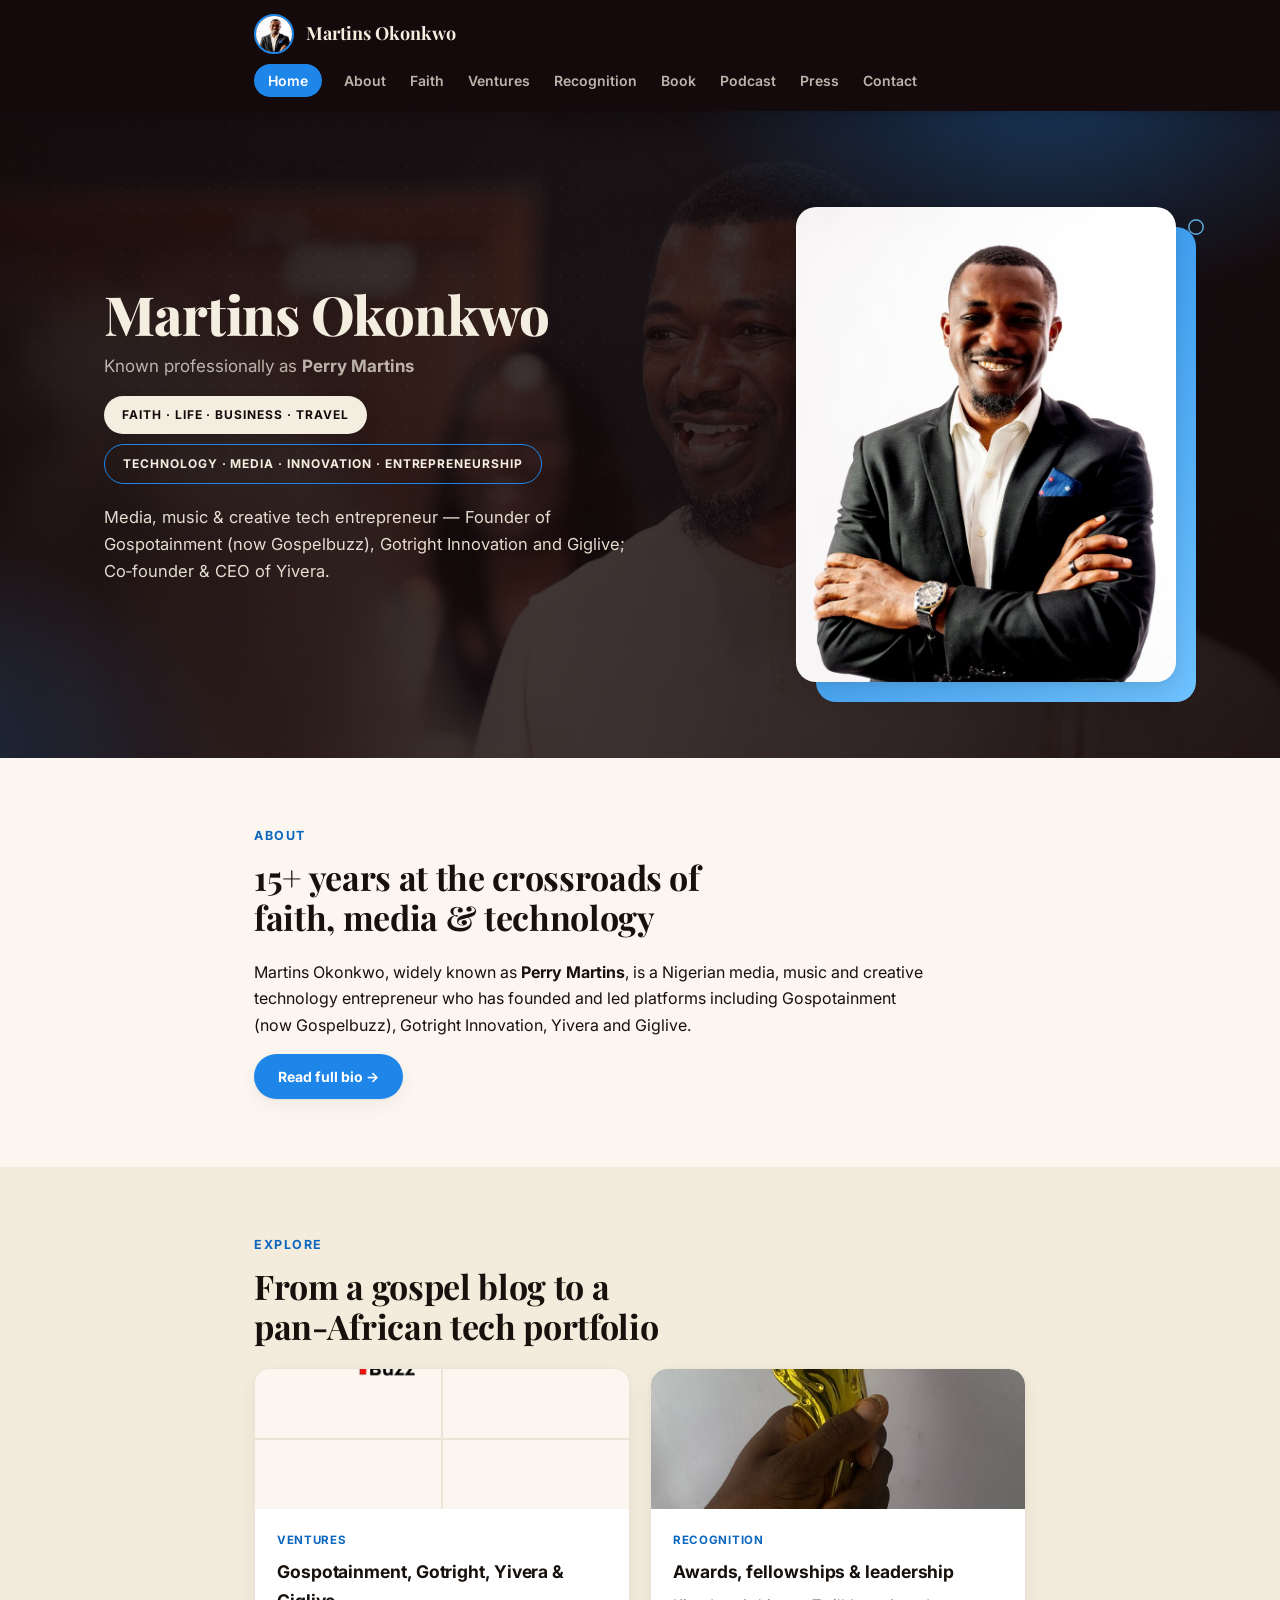
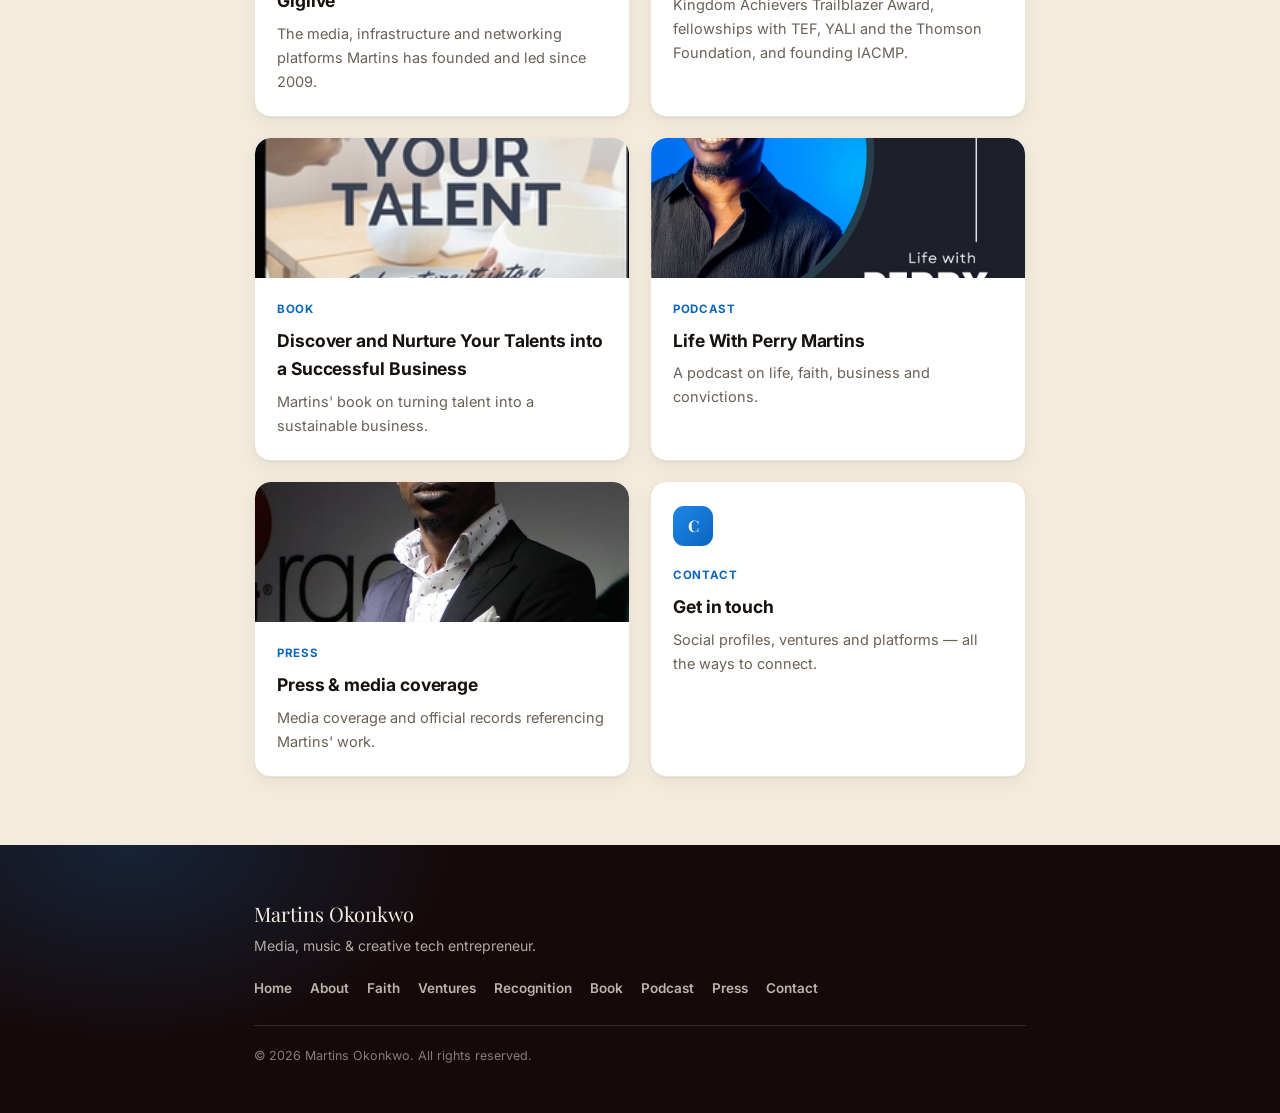
<file: index.html>
<!DOCTYPE html>
<html lang="en">
<head>
<meta charset="UTF-8">
<meta name="viewport" content="width=device-width, initial-scale=1.0">
<title>Martins Okonkwo (Perry Martins) — Media, Music &amp; Creative Tech Entrepreneur</title>
<meta name="description" content="Martins Okonkwo, known as Perry Martins, is a Nigerian media, music and creative tech entrepreneur. Founder of Gospotainment (now Gospelbuzz) and Gotright, and Co-founder & CEO of Yivera.">
<link rel="canonical" href="https://martinsokonkwo.com/">
<meta property="og:type" content="profile">
<meta property="og:title" content="Martins Okonkwo (Perry Martins)">
<meta property="og:description" content="Media, music and creative tech entrepreneur. Founder of Gospotainment (now Gospelbuzz) and Gotright Innovation. Co-founder & CEO of Yivera.">
<meta property="og:url" content="https://martinsokonkwo.com/">
<meta property="og:image" content="https://martinsokonkwo.com/assets/headshot.jpg">
<meta name="twitter:card" content="summary">
<link rel="icon" href="data:image/svg+xml,%3Csvg xmlns='http://www.w3.org/2000/svg' viewBox='0 0 64 64'%3E%3Crect width='64' height='64' rx='14' fill='%23150a0b'/%3E%3Ctext x='32' y='42' font-family='Georgia,serif' font-size='28' font-weight='700' fill='%231e86e8' text-anchor='middle'%3EMO%3C/text%3E%3C/svg%3E">
<link rel="stylesheet" href="styles.css">
<script type="application/ld+json">
{
  "@context": "https://schema.org",
  "@type": "Person",
  "name": "Martins Okonkwo",
  "alternateName": "Perry Martins",
  "url": "https://martinsokonkwo.com/",
  "image": "https://martinsokonkwo.com/assets/headshot.jpg",
  "jobTitle": "Media, Music and Creative Tech Entrepreneur",
  "description": "Martins Okonkwo, known professionally as Perry Martins, is a Nigerian media, music and creative technology entrepreneur with over 15 years of experience. He founded Gospotainment (now Gospelbuzz), one of Nigeria's earliest gospel entertainment platforms, and Gotright Innovation Ltd. He is Co-founder and CEO of Yivera, a music business infrastructure and digital distribution platform.",
  "nationality": {
    "@type": "Country",
    "name": "Nigeria"
  },
  "birthDate": "1984-07",
  "alumniOf": [
    {
      "@type": "EducationalOrganization",
      "name": "Tony Elumelu Entrepreneurship Foundation"
    },
    {
      "@type": "EducationalOrganization",
      "name": "Young African Leaders Initiative (YALI) West Africa"
    }
  ],
  "memberOf": [
    {
      "@type": "Organization",
      "name": "Thomson Foundation"
    }
  ],
  "worksFor": [
    {
      "@type": "Organization",
      "name": "Yivera",
      "legalName": "Yivera Co",
      "url": "https://yivera.com/",
      "address": {
        "@type": "PostalAddress",
        "addressRegion": "Delaware",
        "addressCountry": "US"
      }
    },
    {
      "@type": "Organization",
      "name": "Gotright Limited",
      "description": "UK-registered entity, Companies House number 16980018"
    }
  ],
  "founder": [
    {
      "@type": "Organization",
      "name": "Gospotainment (now Gospelbuzz)",
      "url": "https://gospelbuzz.com/",
      "foundingDate": "2009"
    },
    {
      "@type": "Organization",
      "name": "Gotright Innovation Ltd",
      "alternateName": "Gotright Technologies"
    },
    {
      "@type": "Organization",
      "name": "Giglive",
      "url": "https://giglive.co/"
    },
    {
      "@type": "NGO",
      "name": "International Association of Christian Media Practitioners (IACMP)",
      "alternateName": "IACMP",
      "url": "https://iacmp.ng/",
      "description": "A non-profit association for Christian media practitioners in Nigeria. Martins Okonkwo is its Founder and First President."
    }
  ],
  "award": "Trailblazer Award — Kingdom Achievers Awards (2023)",
  "sameAs": [
    "https://www.linkedin.com/in/perrymartins/",
    "https://www.instagram.com/iamperrymartins/",
    "https://www.facebook.com/iamperrymartins1",
    "https://gospelbuzz.com/",
    "https://giglive.co/",
    "https://iacmp.ng/",
    "https://find-and-update.company-information.service.gov.uk/officers/Hgq2qh_Hy4JBXr7AQ9St4S5Ko5w/appointments",
    "https://bookshop.org/p/books/discover-and-nurture-your-talents-into-a-successful-business-let-s-make-the-talent-pay-the-bills-martins-okonkwo/a5d2f4570431927b?ean=9798296243379",
    "https://www.amazon.com/DISCOVER-NURTURE-TALENTS-SUCCESSFUL-BUSINESS-ebook/dp/B0FKXG7416/",
    "https://www.amazon.com/stores/Perry-Martins/author/B0FL16SBKL",
    "https://open.spotify.com/show/4xokyrJndp3mYSt9jHyP4p",
    "https://www.pulse.ng/story/kingdom-achievers-awards-full-nomination-list-2023-2024072619254018205",
    "https://www.issuewire.com/gotright-technologies-launches-yiveracom-1684239829946876",
    "https://tribuneonlineng.com/yivera-revolutionising-music-monetisation-for-nigerian-artistes/",
    "https://thesun.ng/yivera-launches-africas-first-indigenous-digital-music-distribution-platform/",
    "https://www.vanguardngr.com/2023/07/musical-platform-yivera-set-to-empower-nigerian-musicians/",
    "https://thenationonlineng.net/yivera-unleashing-potential-of-nigerian-music-creative-acts/"
  ]
}
</script>
</head>
<body>

<header class="site-header">
  <div class="wrap site-header-inner">
    <a href="/" class="brand">
      <img class="brand-avatar" src="assets/headshot.jpg" alt="Martins Okonkwo (Perry Martins)">
      <span>Martins Okonkwo</span>
    </a>
    <nav class="site-nav">
      <a href="/" class="active">Home</a>
      <a href="/about.html">About</a>
      <a href="/faith.html">Faith</a>
      <a href="/ventures.html">Ventures</a>
      <a href="/recognition.html">Recognition</a>
      <a href="/book.html">Book</a>
      <a href="/podcast.html">Podcast</a>
      <a href="/press.html">Press</a>
      <a href="/contact.html">Contact</a>
    </nav>
  </div>
</header>

<header class="hero">
  <div class="hero-grid">
    <div class="hero-text">
      <h1>Martins Okonkwo</h1>
      <p class="aka">Known professionally as <strong>Perry Martins</strong></p>
      <div class="tagline-row">
        <span class="tagline-pill">Faith · Life · Business · Travel</span>
        <span class="tagline-pill outline">Technology · Media · Innovation · Entrepreneurship</span>
      </div>
      <p class="role">Media, music &amp; creative tech entrepreneur — Founder of Gospotainment (now Gospelbuzz), Gotright Innovation and Giglive; Co‑founder &amp; CEO of Yivera.</p>
    </div>
    <div class="hero-media">
      <span class="broadcast-ring r1"></span>
      <span class="broadcast-ring r2"></span>
      <span class="broadcast-ring r3"></span>
      <img src="assets/headshot.jpg" alt="Martins Okonkwo (Perry Martins)">
    </div>
  </div>
</header>

<main>
  <section id="about">
    <div class="wrap reveal">
      <p class="eyebrow">About</p>
      <h2 class="headline">15+ years at the crossroads of faith, media &amp; technology</h2>
      <p>Martins Okonkwo, widely known as <strong>Perry Martins</strong>, is a Nigerian media, music and creative technology entrepreneur who has founded and led platforms including Gospotainment (now Gospelbuzz), Gotright Innovation, Yivera and Giglive.</p>
      <a href="/about.html" class="btn">Read full bio →</a>
    </div>
  </section>

  <section id="explore" class="alt">
    <div class="wrap reveal">
      <p class="eyebrow">Explore</p>
      <h2 class="headline">From a gospel blog to a pan‑African tech portfolio</h2>
      <div class="cards">
        <div class="card">
          <img class="card-thumb" src="assets/ventures-collage.png" alt="Gospelbuzz, Gotright, Yivera and Giglive logos">
          <span class="tag">Ventures</span>
          <h3><a href="/ventures.html">Gospotainment, Gotright, Yivera &amp; Giglive</a></h3>
          <p>The media, infrastructure and networking platforms Martins has founded and led since 2009.</p>
        </div>
        <div class="card">
          <img class="card-thumb" src="assets/award-trailblazer.jpg" alt="Kingdom Achievers Awards Trailblazer Award trophy">
          <span class="tag">Recognition</span>
          <h3><a href="/recognition.html">Awards, fellowships &amp; leadership</a></h3>
          <p>Kingdom Achievers Trailblazer Award, fellowships with TEF, YALI and the Thomson Foundation, and founding IACMP.</p>
        </div>
        <div class="card">
          <img class="card-thumb" src="assets/book-cover.jpg" alt="Discover and Nurture Your Talents into a Successful Business book cover">
          <span class="tag">Book</span>
          <h3><a href="/book.html">Discover and Nurture Your Talents into a Successful Business</a></h3>
          <p>Martins' book on turning talent into a sustainable business.</p>
        </div>
        <div class="card">
          <img class="card-thumb" src="assets/podcast-cover.jpg" alt="Life With Perry Martins podcast cover">
          <span class="tag">Podcast</span>
          <h3><a href="/podcast.html">Life With Perry Martins</a></h3>
          <p>A podcast on life, faith, business and convictions.</p>
        </div>
        <div class="card">
          <img class="card-thumb" src="assets/press-thumb.jpg" alt="Martins Okonkwo at a media event">
          <span class="tag">Press</span>
          <h3><a href="/press.html">Press &amp; media coverage</a></h3>
          <p>Media coverage and official records referencing Martins' work.</p>
        </div>
        <div class="card">
          <span class="badge">C</span>
          <span class="tag">Contact</span>
          <h3><a href="/contact.html">Get in touch</a></h3>
          <p>Social profiles, ventures and platforms — all the ways to connect.</p>
        </div>
      </div>
    </div>
  </section>
</main>

<footer>
  <div class="wrap">
    <p class="footer-brand">Martins Okonkwo</p>
    <p>Media, music &amp; creative tech entrepreneur.</p>
    <nav class="footer-links">
      <a href="/">Home</a>
      <a href="/about.html">About</a>
      <a href="/faith.html">Faith</a>
      <a href="/ventures.html">Ventures</a>
      <a href="/recognition.html">Recognition</a>
      <a href="/book.html">Book</a>
      <a href="/podcast.html">Podcast</a>
      <a href="/press.html">Press</a>
      <a href="/contact.html">Contact</a>
    </nav>
    <p class="copyright">&copy; <span id="year"></span> Martins Okonkwo. All rights reserved.</p>
  </div>
</footer>

<script src="script.js" defer></script>

</body>
</html>
</file>
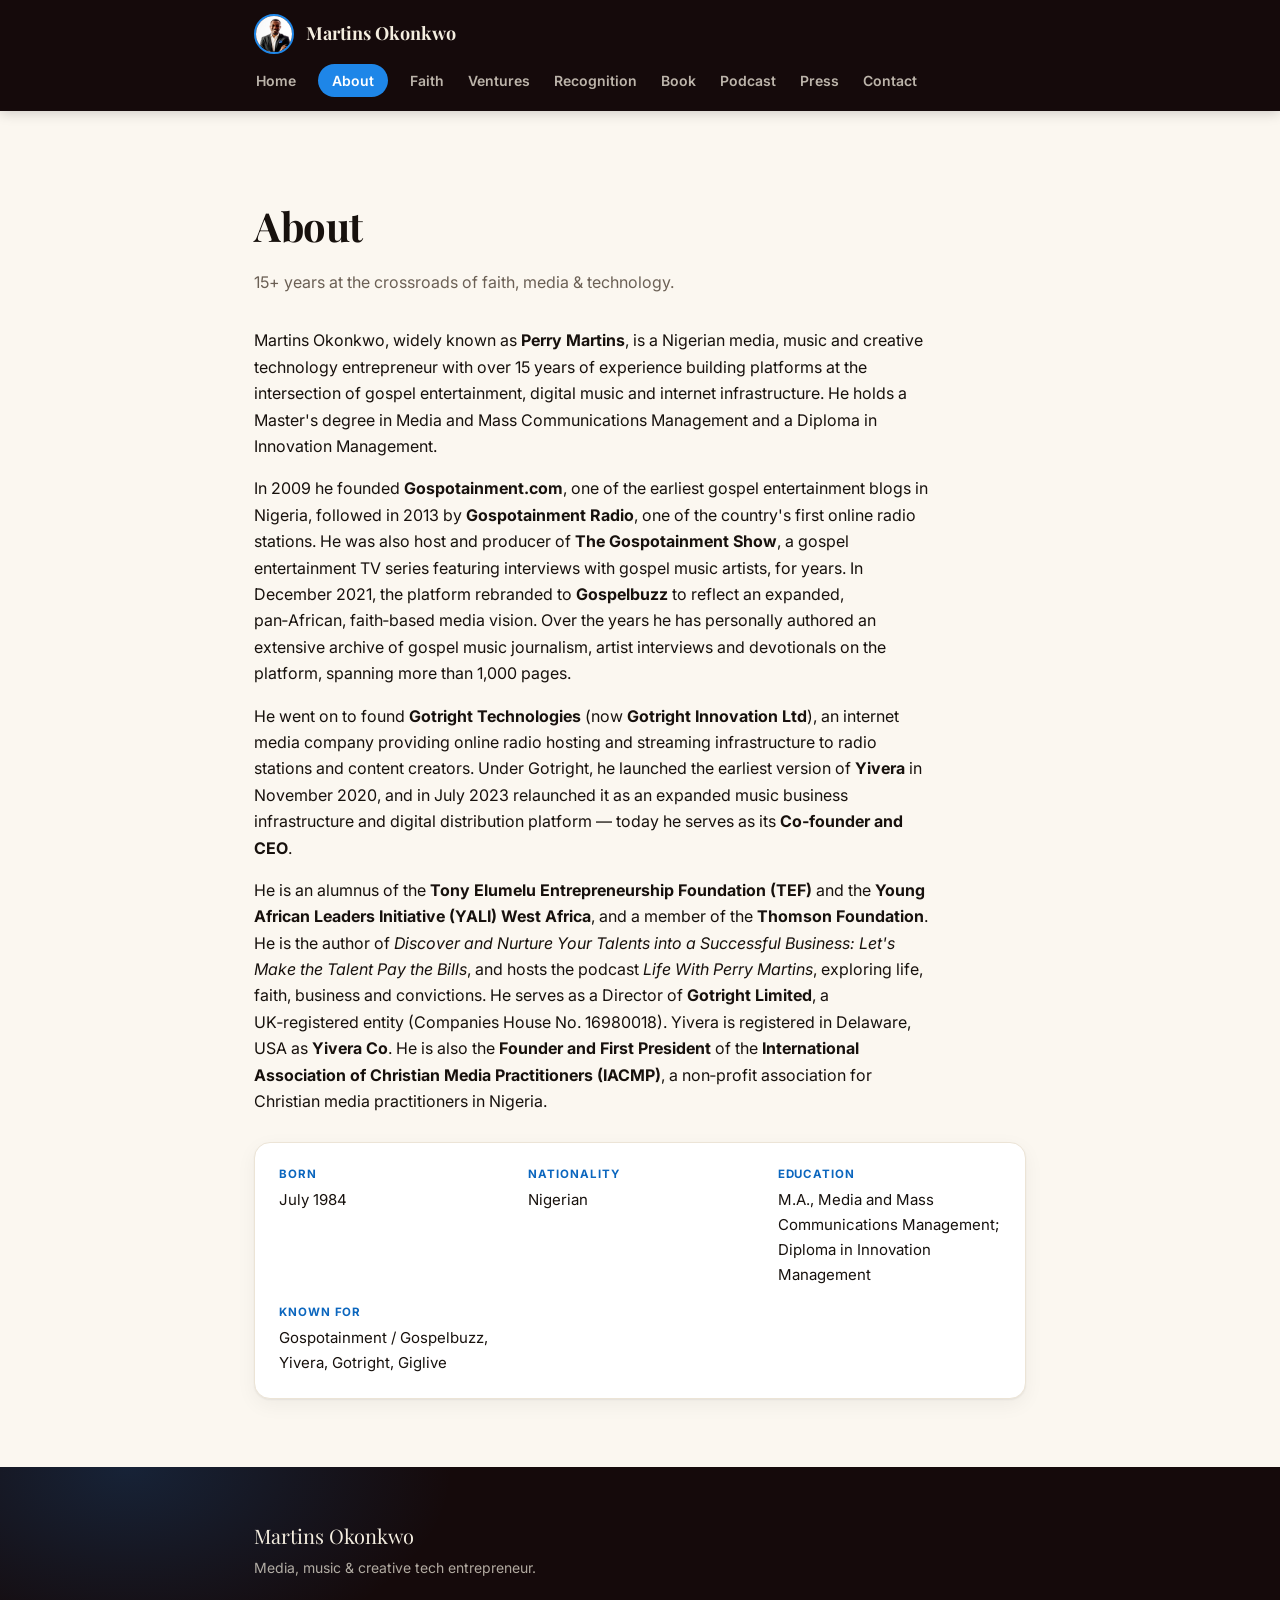
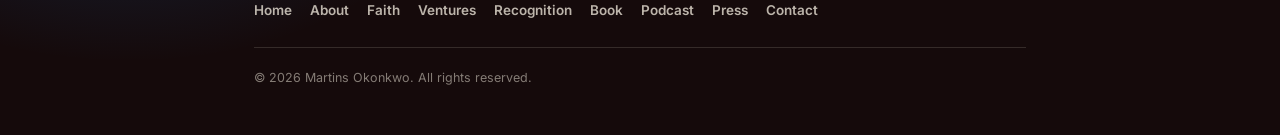
<file: about.html>
<!DOCTYPE html>
<html lang="en">
<head>
<meta charset="UTF-8">
<meta name="viewport" content="width=device-width, initial-scale=1.0">
<title>About — Martins Okonkwo (Perry Martins)</title>
<meta name="description" content="About Martins Okonkwo, known as Perry Martins — a Nigerian media, music and creative tech entrepreneur. Background, education, ventures and biography.">
<link rel="canonical" href="https://martinsokonkwo.com/about.html">
<meta property="og:type" content="profile">
<meta property="og:title" content="About — Martins Okonkwo (Perry Martins)">
<meta property="og:description" content="Background, education, ventures and biography of Martins Okonkwo (Perry Martins).">
<meta property="og:url" content="https://martinsokonkwo.com/about.html">
<meta property="og:image" content="https://martinsokonkwo.com/assets/headshot.jpg">
<meta name="twitter:card" content="summary">
<link rel="icon" href="data:image/svg+xml,%3Csvg xmlns='http://www.w3.org/2000/svg' viewBox='0 0 64 64'%3E%3Crect width='64' height='64' rx='14' fill='%23150a0b'/%3E%3Ctext x='32' y='42' font-family='Georgia,serif' font-size='28' font-weight='700' fill='%231e86e8' text-anchor='middle'%3EMO%3C/text%3E%3C/svg%3E">
<link rel="stylesheet" href="styles.css">
<script type="application/ld+json">
{
  "@context": "https://schema.org",
  "@type": "Person",
  "name": "Martins Okonkwo",
  "alternateName": "Perry Martins",
  "url": "https://martinsokonkwo.com/",
  "image": "https://martinsokonkwo.com/assets/headshot.jpg",
  "jobTitle": "Media, Music and Creative Tech Entrepreneur",
  "description": "Martins Okonkwo, known professionally as Perry Martins, is a Nigerian media, music and creative technology entrepreneur with over 15 years of experience. He founded Gospotainment (now Gospelbuzz), one of Nigeria's earliest gospel entertainment platforms, and Gotright Innovation Ltd. He is Co-founder and CEO of Yivera, a music business infrastructure and digital distribution platform.",
  "nationality": {
    "@type": "Country",
    "name": "Nigeria"
  },
  "birthDate": "1984-07",
  "alumniOf": [
    {
      "@type": "EducationalOrganization",
      "name": "Tony Elumelu Entrepreneurship Foundation"
    },
    {
      "@type": "EducationalOrganization",
      "name": "Young African Leaders Initiative (YALI) West Africa"
    }
  ]
}
</script>
</head>
<body>

<header class="site-header">
  <div class="wrap site-header-inner">
    <a href="/" class="brand">
      <img class="brand-avatar" src="assets/headshot.jpg" alt="Martins Okonkwo (Perry Martins)">
      <span>Martins Okonkwo</span>
    </a>
    <nav class="site-nav">
      <a href="/">Home</a>
      <a href="/about.html" class="active">About</a>
      <a href="/faith.html">Faith</a>
      <a href="/ventures.html">Ventures</a>
      <a href="/recognition.html">Recognition</a>
      <a href="/book.html">Book</a>
      <a href="/podcast.html">Podcast</a>
      <a href="/press.html">Press</a>
      <a href="/contact.html">Contact</a>
    </nav>
  </div>
</header>

<main>
  <section id="about">
    <div class="wrap reveal">
      <h1 class="page-title">About</h1>
      <p class="page-intro">15+ years at the crossroads of faith, media &amp; technology.</p>

      <p>Martins Okonkwo, widely known as <strong>Perry Martins</strong>, is a Nigerian media, music and creative technology entrepreneur with over 15 years of experience building platforms at the intersection of gospel entertainment, digital music and internet infrastructure. He holds a Master's degree in Media and Mass Communications Management and a Diploma in Innovation Management.</p>
      <p>In 2009 he founded <strong>Gospotainment.com</strong>, one of the earliest gospel entertainment blogs in Nigeria, followed in 2013 by <strong>Gospotainment Radio</strong>, one of the country's first online radio stations. He was also host and producer of <strong>The Gospotainment Show</strong>, a gospel entertainment TV series featuring interviews with gospel music artists, for years. In December 2021, the platform rebranded to <strong>Gospelbuzz</strong> to reflect an expanded, pan‑African, faith‑based media vision. Over the years he has personally authored an extensive archive of gospel music journalism, artist interviews and devotionals on the platform, spanning more than 1,000 pages.</p>
      <p>He went on to found <strong>Gotright Technologies</strong> (now <strong>Gotright Innovation Ltd</strong>), an internet media company providing online radio hosting and streaming infrastructure to radio stations and content creators. Under Gotright, he launched the earliest version of <strong>Yivera</strong> in November 2020, and in July 2023 relaunched it as an expanded music business infrastructure and digital distribution platform — today he serves as its <strong>Co‑founder and CEO</strong>.</p>
      <p>He is an alumnus of the <strong>Tony Elumelu Entrepreneurship Foundation (TEF)</strong> and the <strong>Young African Leaders Initiative (YALI) West Africa</strong>, and a member of the <strong>Thomson Foundation</strong>. He is the author of <em>Discover and Nurture Your Talents into a Successful Business: Let's Make the Talent Pay the Bills</em>, and hosts the podcast <em>Life With Perry Martins</em>, exploring life, faith, business and convictions. He serves as a Director of <strong>Gotright Limited</strong>, a UK‑registered entity (Companies House No. 16980018). Yivera is registered in Delaware, USA as <strong>Yivera Co</strong>. He is also the <strong>Founder and First President</strong> of the <strong>International Association of Christian Media Practitioners (IACMP)</strong>, a non‑profit association for Christian media practitioners in Nigeria.</p>

      <dl class="facts">
        <div><dt>Born</dt><dd>July 1984</dd></div>
        <div><dt>Nationality</dt><dd>Nigerian</dd></div>
        <div><dt>Education</dt><dd>M.A., Media and Mass Communications Management; Diploma in Innovation Management</dd></div>
        <div><dt>Known for</dt><dd>Gospotainment / Gospelbuzz, Yivera, Gotright, Giglive</dd></div>
      </dl>
    </div>
  </section>
</main>

<footer>
  <div class="wrap">
    <p class="footer-brand">Martins Okonkwo</p>
    <p>Media, music &amp; creative tech entrepreneur.</p>
    <nav class="footer-links">
      <a href="/">Home</a>
      <a href="/about.html">About</a>
      <a href="/faith.html">Faith</a>
      <a href="/ventures.html">Ventures</a>
      <a href="/recognition.html">Recognition</a>
      <a href="/book.html">Book</a>
      <a href="/podcast.html">Podcast</a>
      <a href="/press.html">Press</a>
      <a href="/contact.html">Contact</a>
    </nav>
    <p class="copyright">&copy; <span id="year"></span> Martins Okonkwo. All rights reserved.</p>
  </div>
</footer>

<script src="script.js" defer></script>

</body>
</html>
</file>
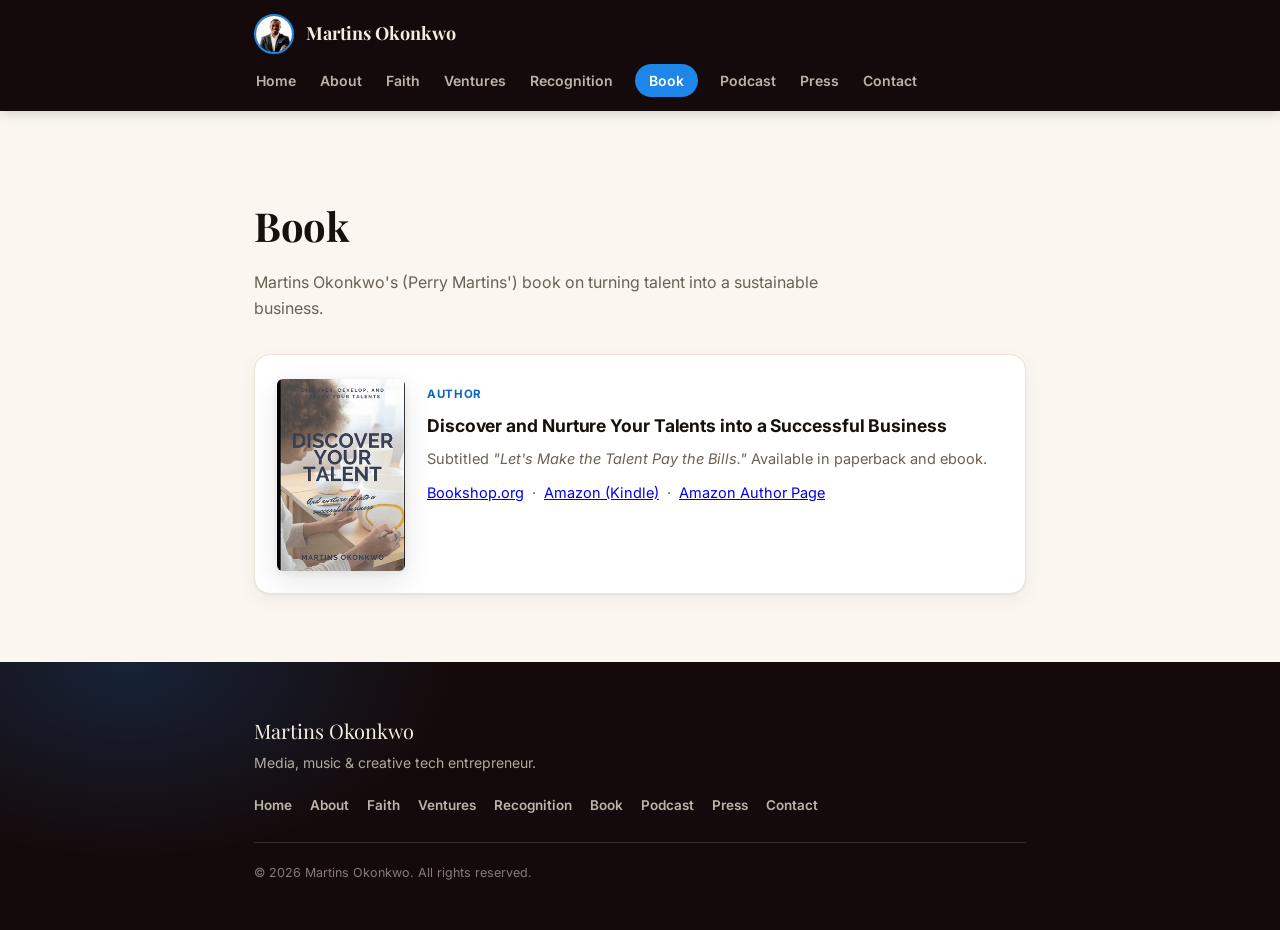
<file: book.html>
<!DOCTYPE html>
<html lang="en">
<head>
<meta charset="UTF-8">
<meta name="viewport" content="width=device-width, initial-scale=1.0">
<title>Book — Martins Okonkwo (Perry Martins)</title>
<meta name="description" content="Discover and Nurture Your Talents into a Successful Business: Let's Make the Talent Pay the Bills — a book by Martins Okonkwo (Perry Martins).">
<link rel="canonical" href="https://martinsokonkwo.com/book.html">
<meta property="og:type" content="book">
<meta property="og:title" content="Book — Martins Okonkwo (Perry Martins)">
<meta property="og:description" content="Discover and Nurture Your Talents into a Successful Business: Let's Make the Talent Pay the Bills — a book by Martins Okonkwo (Perry Martins).">
<meta property="og:url" content="https://martinsokonkwo.com/book.html">
<meta property="og:image" content="https://martinsokonkwo.com/assets/book-cover.jpg">
<meta name="twitter:card" content="summary_large_image">
<link rel="icon" href="data:image/svg+xml,%3Csvg xmlns='http://www.w3.org/2000/svg' viewBox='0 0 64 64'%3E%3Crect width='64' height='64' rx='14' fill='%23150a0b'/%3E%3Ctext x='32' y='42' font-family='Georgia,serif' font-size='28' font-weight='700' fill='%231e86e8' text-anchor='middle'%3EMO%3C/text%3E%3C/svg%3E">
<link rel="stylesheet" href="styles.css">
<script type="application/ld+json">
{
  "@context": "https://schema.org",
  "@type": "Person",
  "name": "Martins Okonkwo",
  "alternateName": "Perry Martins",
  "url": "https://martinsokonkwo.com/",
  "image": "https://martinsokonkwo.com/assets/headshot.jpg",
  "sameAs": [
    "https://www.amazon.com/stores/Perry-Martins/author/B0FL16SBKL"
  ]
}
</script>
<script type="application/ld+json">
{
  "@context": "https://schema.org",
  "@type": "Book",
  "name": "Discover and Nurture Your Talents into a Successful Business: Let's Make the Talent Pay the Bills",
  "image": "https://martinsokonkwo.com/assets/book-cover.jpg",
  "author": {
    "@type": "Person",
    "name": "Martins Okonkwo",
    "alternateName": "Perry Martins",
    "url": "https://martinsokonkwo.com/",
    "sameAs": "https://www.amazon.com/stores/Perry-Martins/author/B0FL16SBKL"
  },
  "isbn": "9798296243379",
  "url": "https://bookshop.org/p/books/discover-and-nurture-your-talents-into-a-successful-business-let-s-make-the-talent-pay-the-bills-martins-okonkwo/a5d2f4570431927b?ean=9798296243379",
  "workExample": [
    {
      "@type": "Book",
      "bookFormat": "https://schema.org/Paperback",
      "url": "https://bookshop.org/p/books/discover-and-nurture-your-talents-into-a-successful-business-let-s-make-the-talent-pay-the-bills-martins-okonkwo/a5d2f4570431927b?ean=9798296243379"
    },
    {
      "@type": "Book",
      "bookFormat": "https://schema.org/EBook",
      "url": "https://www.amazon.com/DISCOVER-NURTURE-TALENTS-SUCCESSFUL-BUSINESS-ebook/dp/B0FKXG7416/"
    }
  ]
}
</script>
</head>
<body>

<header class="site-header">
  <div class="wrap site-header-inner">
    <a href="/" class="brand">
      <img class="brand-avatar" src="assets/headshot.jpg" alt="Martins Okonkwo (Perry Martins)">
      <span>Martins Okonkwo</span>
    </a>
    <nav class="site-nav">
      <a href="/">Home</a>
      <a href="/about.html">About</a>
      <a href="/faith.html">Faith</a>
      <a href="/ventures.html">Ventures</a>
      <a href="/recognition.html">Recognition</a>
      <a href="/book.html" class="active">Book</a>
      <a href="/podcast.html">Podcast</a>
      <a href="/press.html">Press</a>
      <a href="/contact.html">Contact</a>
    </nav>
  </div>
</header>

<main>
  <section id="book">
    <div class="wrap reveal">
      <h1 class="page-title">Book</h1>
      <p class="page-intro">Martins Okonkwo's (Perry Martins') book on turning talent into a sustainable business.</p>
      <div class="cards">
        <div class="card book-card">
          <img class="book-cover" src="assets/book-cover.jpg" alt="Discover and Nurture Your Talents into a Successful Business — book cover">
          <div>
            <span class="tag">Author</span>
            <h3>Discover and Nurture Your Talents into a Successful Business</h3>
            <p>Subtitled <em>"Let's Make the Talent Pay the Bills."</em> Available in paperback and ebook.</p>
            <p style="margin-top:10px;">
              <a href="https://bookshop.org/p/books/discover-and-nurture-your-talents-into-a-successful-business-let-s-make-the-talent-pay-the-bills-martins-okonkwo/a5d2f4570431927b?ean=9798296243379" target="_blank" rel="noopener">Bookshop.org</a>
              &nbsp;·&nbsp;
              <a href="https://www.amazon.com/DISCOVER-NURTURE-TALENTS-SUCCESSFUL-BUSINESS-ebook/dp/B0FKXG7416/" target="_blank" rel="noopener">Amazon (Kindle)</a>
              &nbsp;·&nbsp;
              <a href="https://www.amazon.com/stores/Perry-Martins/author/B0FL16SBKL" target="_blank" rel="noopener">Amazon Author Page</a>
            </p>
          </div>
        </div>
      </div>
    </div>
  </section>
</main>

<footer>
  <div class="wrap">
    <p class="footer-brand">Martins Okonkwo</p>
    <p>Media, music &amp; creative tech entrepreneur.</p>
    <nav class="footer-links">
      <a href="/">Home</a>
      <a href="/about.html">About</a>
      <a href="/faith.html">Faith</a>
      <a href="/ventures.html">Ventures</a>
      <a href="/recognition.html">Recognition</a>
      <a href="/book.html">Book</a>
      <a href="/podcast.html">Podcast</a>
      <a href="/press.html">Press</a>
      <a href="/contact.html">Contact</a>
    </nav>
    <p class="copyright">&copy; <span id="year"></span> Martins Okonkwo. All rights reserved.</p>
  </div>
</footer>

<script src="script.js" defer></script>

</body>
</html>
</file>
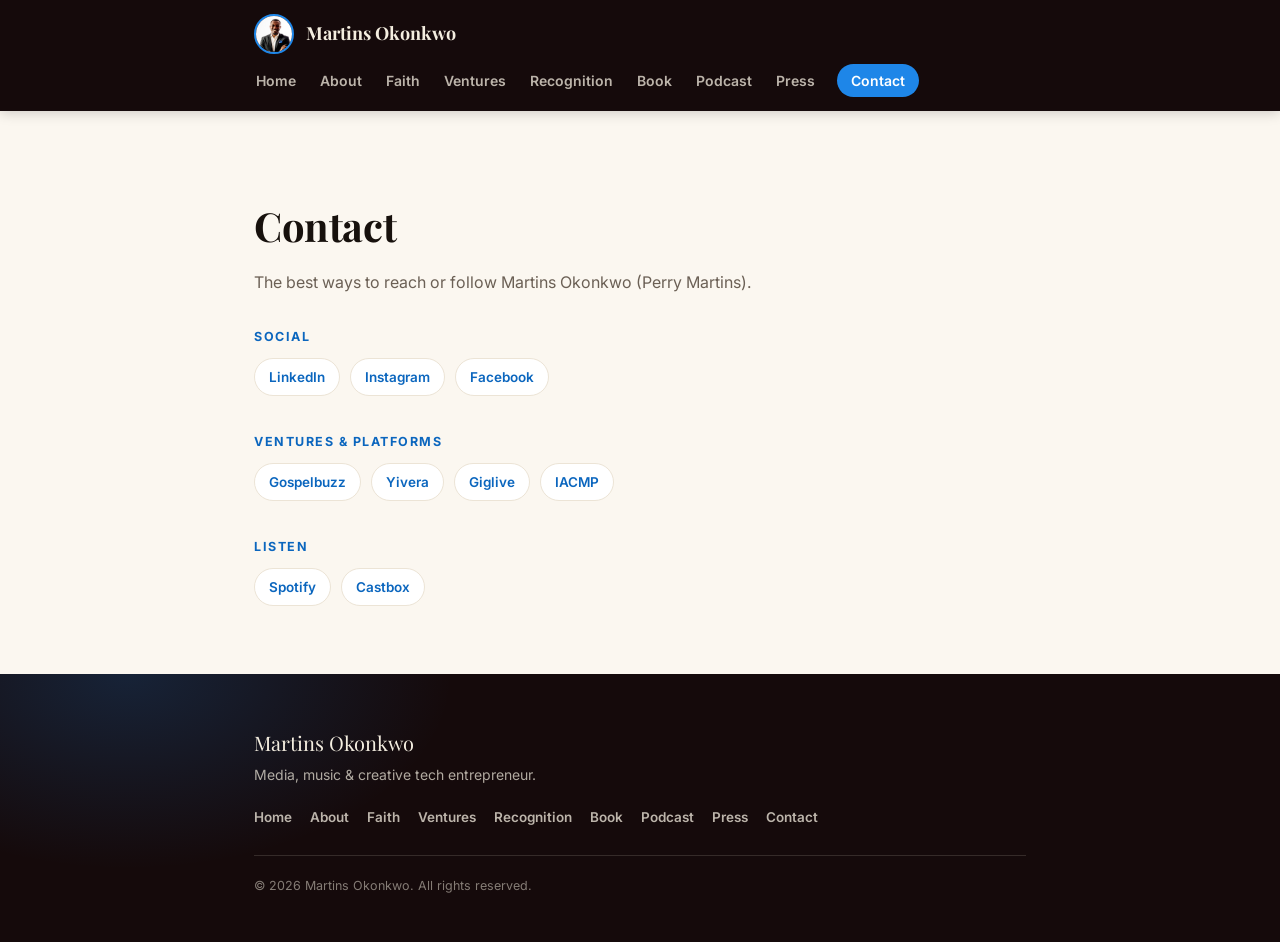
<file: contact.html>
<!DOCTYPE html>
<html lang="en">
<head>
<meta charset="UTF-8">
<meta name="viewport" content="width=device-width, initial-scale=1.0">
<title>Contact — Martins Okonkwo (Perry Martins)</title>
<meta name="description" content="Ways to reach or follow Martins Okonkwo (Perry Martins) — social profiles, ventures, platforms and podcast.">
<link rel="canonical" href="https://martinsokonkwo.com/contact.html">
<meta property="og:type" content="website">
<meta property="og:title" content="Contact — Martins Okonkwo (Perry Martins)">
<meta property="og:description" content="Ways to reach or follow Martins Okonkwo (Perry Martins).">
<meta property="og:url" content="https://martinsokonkwo.com/contact.html">
<meta property="og:image" content="https://martinsokonkwo.com/assets/headshot.jpg">
<meta name="twitter:card" content="summary">
<link rel="icon" href="data:image/svg+xml,%3Csvg xmlns='http://www.w3.org/2000/svg' viewBox='0 0 64 64'%3E%3Crect width='64' height='64' rx='14' fill='%23150a0b'/%3E%3Ctext x='32' y='42' font-family='Georgia,serif' font-size='28' font-weight='700' fill='%231e86e8' text-anchor='middle'%3EMO%3C/text%3E%3C/svg%3E">
<link rel="stylesheet" href="styles.css">
<script type="application/ld+json">
{
  "@context": "https://schema.org",
  "@type": "Person",
  "name": "Martins Okonkwo",
  "alternateName": "Perry Martins",
  "url": "https://martinsokonkwo.com/",
  "image": "https://martinsokonkwo.com/assets/headshot.jpg",
  "sameAs": [
    "https://www.linkedin.com/in/perrymartins/",
    "https://www.instagram.com/iamperrymartins/",
    "https://www.facebook.com/iamperrymartins1",
    "https://gospelbuzz.com/",
    "https://yivera.com/",
    "https://giglive.co/",
    "https://iacmp.ng/",
    "https://open.spotify.com/show/4xokyrJndp3mYSt9jHyP4p",
    "https://castbox.fm/channel/Life-With-PERRY-MARTINS-id4783379"
  ]
}
</script>
</head>
<body>

<header class="site-header">
  <div class="wrap site-header-inner">
    <a href="/" class="brand">
      <img class="brand-avatar" src="assets/headshot.jpg" alt="Martins Okonkwo (Perry Martins)">
      <span>Martins Okonkwo</span>
    </a>
    <nav class="site-nav">
      <a href="/">Home</a>
      <a href="/about.html">About</a>
      <a href="/faith.html">Faith</a>
      <a href="/ventures.html">Ventures</a>
      <a href="/recognition.html">Recognition</a>
      <a href="/book.html">Book</a>
      <a href="/podcast.html">Podcast</a>
      <a href="/press.html">Press</a>
      <a href="/contact.html" class="active">Contact</a>
    </nav>
  </div>
</header>

<main>
  <section id="contact">
    <div class="wrap reveal">
      <h1 class="page-title">Contact</h1>
      <p class="page-intro">The best ways to reach or follow Martins Okonkwo (Perry Martins).</p>

      <div class="link-group">
        <h2 class="eyebrow">Social</h2>
        <div class="social-row">
          <a href="https://www.linkedin.com/in/perrymartins/" rel="me noopener" target="_blank">LinkedIn</a>
          <a href="https://www.instagram.com/iamperrymartins/" rel="me noopener" target="_blank">Instagram</a>
          <a href="https://www.facebook.com/iamperrymartins1" rel="me noopener" target="_blank">Facebook</a>
        </div>
      </div>

      <div class="link-group">
        <h2 class="eyebrow">Ventures &amp; Platforms</h2>
        <div class="social-row">
          <a href="https://gospelbuzz.com/" rel="noopener" target="_blank">Gospelbuzz</a>
          <a href="https://yivera.com/" rel="noopener" target="_blank">Yivera</a>
          <a href="https://giglive.co/" rel="noopener" target="_blank">Giglive</a>
          <a href="https://iacmp.ng/" rel="noopener" target="_blank">IACMP</a>
        </div>
      </div>

      <div class="link-group">
        <h2 class="eyebrow">Listen</h2>
        <div class="social-row">
          <a href="https://open.spotify.com/show/4xokyrJndp3mYSt9jHyP4p" rel="noopener" target="_blank">Spotify</a>
          <a href="https://castbox.fm/channel/Life-With-PERRY-MARTINS-id4783379" rel="noopener" target="_blank">Castbox</a>
        </div>
      </div>
    </div>
  </section>
</main>

<footer>
  <div class="wrap">
    <p class="footer-brand">Martins Okonkwo</p>
    <p>Media, music &amp; creative tech entrepreneur.</p>
    <nav class="footer-links">
      <a href="/">Home</a>
      <a href="/about.html">About</a>
      <a href="/faith.html">Faith</a>
      <a href="/ventures.html">Ventures</a>
      <a href="/recognition.html">Recognition</a>
      <a href="/book.html">Book</a>
      <a href="/podcast.html">Podcast</a>
      <a href="/press.html">Press</a>
      <a href="/contact.html">Contact</a>
    </nav>
    <p class="copyright">&copy; <span id="year"></span> Martins Okonkwo. All rights reserved.</p>
  </div>
</footer>

<script src="script.js" defer></script>

</body>
</html>
</file>
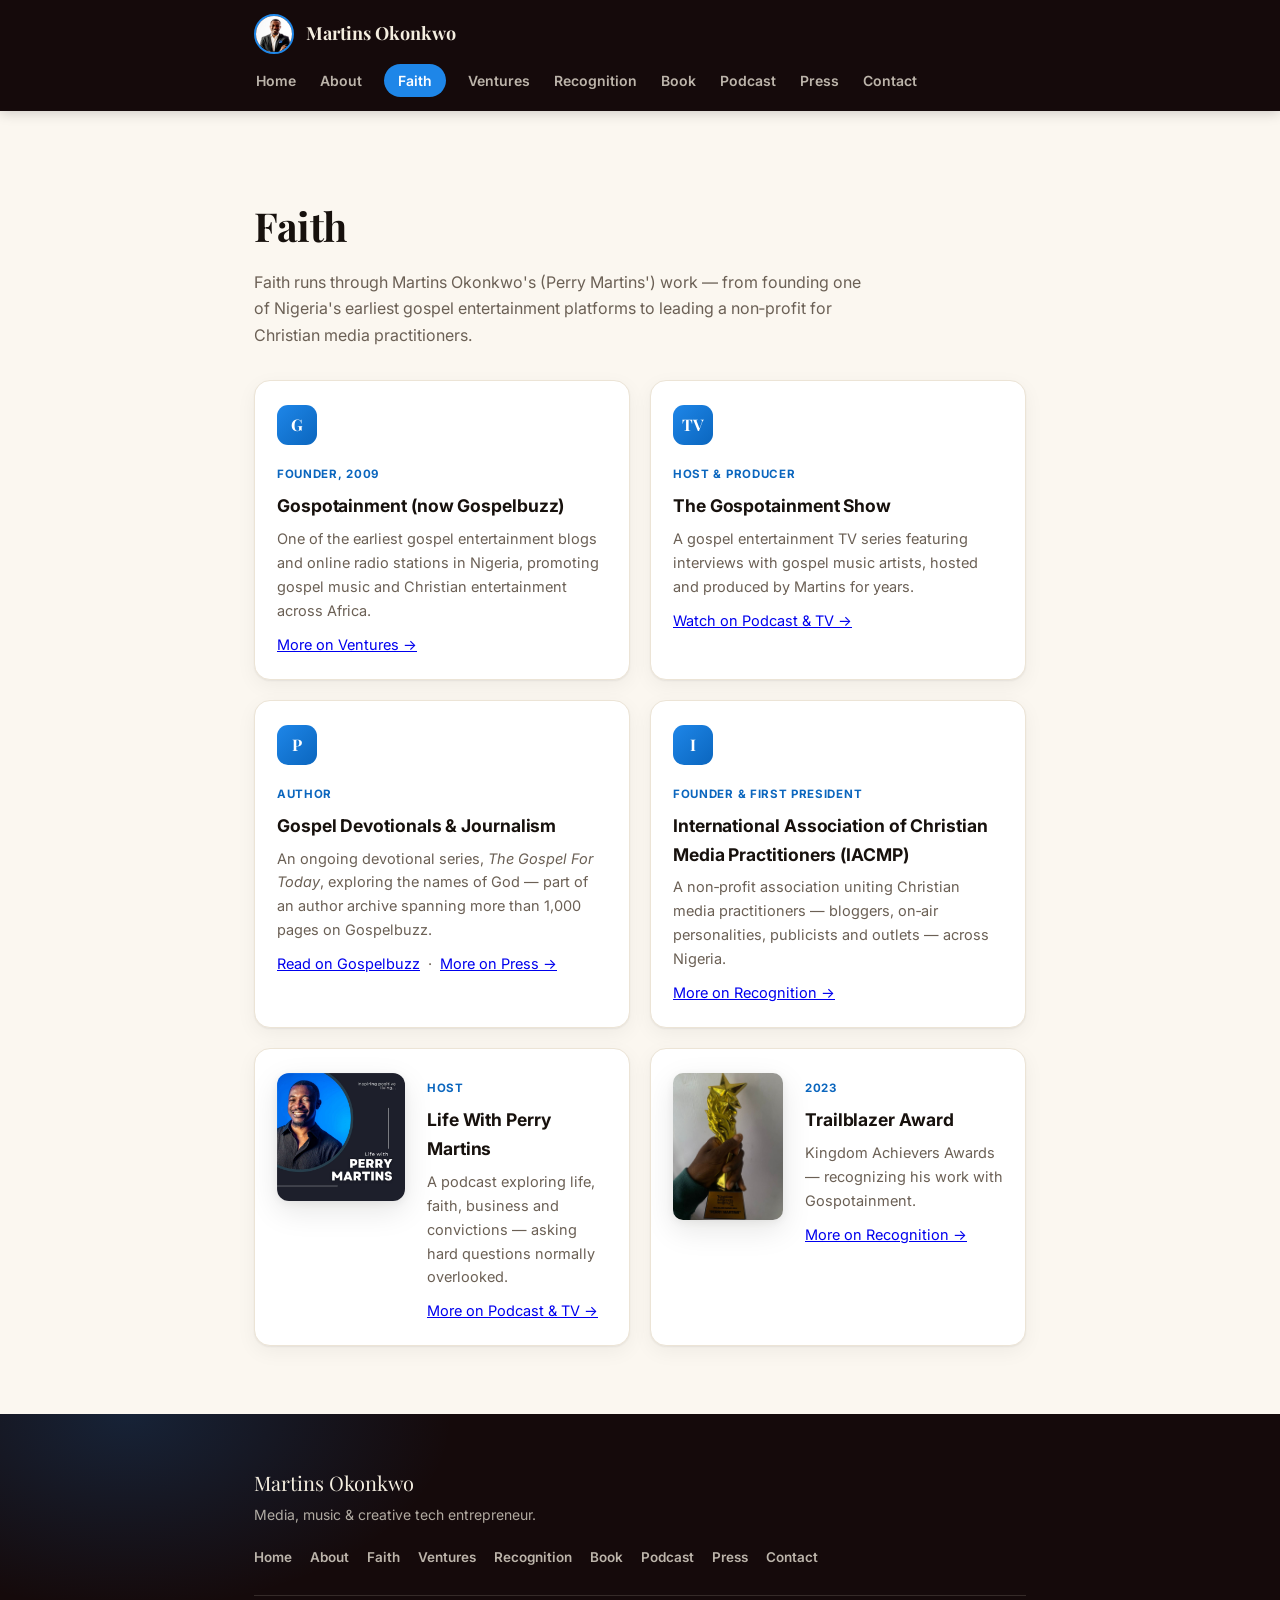
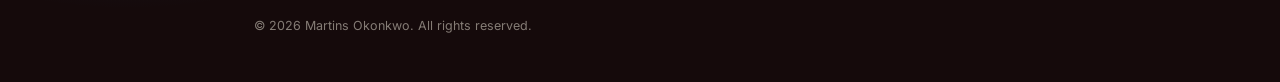
<file: faith.html>
<!DOCTYPE html>
<html lang="en">
<head>
<meta charset="UTF-8">
<meta name="viewport" content="width=device-width, initial-scale=1.0">
<title>Faith — Martins Okonkwo (Perry Martins)</title>
<meta name="description" content="The faith-based work of Martins Okonkwo (Perry Martins) — Gospotainment/Gospelbuzz, The Gospotainment Show, gospel devotional writing, IACMP, and the Life With Perry Martins podcast.">
<link rel="canonical" href="https://martinsokonkwo.com/faith.html">
<meta property="og:type" content="website">
<meta property="og:title" content="Faith — Martins Okonkwo (Perry Martins)">
<meta property="og:description" content="The faith-based work of Martins Okonkwo (Perry Martins) — gospel media, devotional writing, and Christian media leadership.">
<meta property="og:url" content="https://martinsokonkwo.com/faith.html">
<meta property="og:image" content="https://martinsokonkwo.com/assets/headshot.jpg">
<meta name="twitter:card" content="summary">
<link rel="icon" href="data:image/svg+xml,%3Csvg xmlns='http://www.w3.org/2000/svg' viewBox='0 0 64 64'%3E%3Crect width='64' height='64' rx='14' fill='%23150a0b'/%3E%3Ctext x='32' y='42' font-family='Georgia,serif' font-size='28' font-weight='700' fill='%231e86e8' text-anchor='middle'%3EMO%3C/text%3E%3C/svg%3E">
<link rel="stylesheet" href="styles.css">
<script type="application/ld+json">
{
  "@context": "https://schema.org",
  "@type": "Person",
  "name": "Martins Okonkwo",
  "alternateName": "Perry Martins",
  "url": "https://martinsokonkwo.com/",
  "image": "https://martinsokonkwo.com/assets/headshot.jpg",
  "sameAs": [
    "https://gospelbuzz.com/",
    "https://gospelbuzz.com/author/admin/",
    "https://iacmp.ng/",
    "https://open.spotify.com/show/4xokyrJndp3mYSt9jHyP4p",
    "https://www.youtube.com/playlist?list=PL8wluT0QRbWbi-Ch6kS8rZqQAawnAMg6V"
  ]
}
</script>
</head>
<body>

<header class="site-header">
  <div class="wrap site-header-inner">
    <a href="/" class="brand">
      <img class="brand-avatar" src="assets/headshot.jpg" alt="Martins Okonkwo (Perry Martins)">
      <span>Martins Okonkwo</span>
    </a>
    <nav class="site-nav">
      <a href="/">Home</a>
      <a href="/about.html">About</a>
      <a href="/faith.html" class="active">Faith</a>
      <a href="/ventures.html">Ventures</a>
      <a href="/recognition.html">Recognition</a>
      <a href="/book.html">Book</a>
      <a href="/podcast.html">Podcast</a>
      <a href="/press.html">Press</a>
      <a href="/contact.html">Contact</a>
    </nav>
  </div>
</header>

<main>
  <section id="faith">
    <div class="wrap reveal">
      <h1 class="page-title">Faith</h1>
      <p class="page-intro">Faith runs through Martins Okonkwo's (Perry Martins') work — from founding one of Nigeria's earliest gospel entertainment platforms to leading a non‑profit for Christian media practitioners.</p>

      <div class="cards">
        <div class="card">
          <span class="badge">G</span>
          <span class="tag">Founder, 2009</span>
          <h3>Gospotainment (now Gospelbuzz)</h3>
          <p>One of the earliest gospel entertainment blogs and online radio stations in Nigeria, promoting gospel music and Christian entertainment across Africa.</p>
          <p style="margin-top:10px;"><a href="/ventures.html">More on Ventures →</a></p>
        </div>

        <div class="card">
          <span class="badge">TV</span>
          <span class="tag">Host &amp; Producer</span>
          <h3>The Gospotainment Show</h3>
          <p>A gospel entertainment TV series featuring interviews with gospel music artists, hosted and produced by Martins for years.</p>
          <p style="margin-top:10px;"><a href="/podcast.html">Watch on Podcast &amp; TV →</a></p>
        </div>

        <div class="card">
          <span class="badge">P</span>
          <span class="tag">Author</span>
          <h3>Gospel Devotionals &amp; Journalism</h3>
          <p>An ongoing devotional series, <em>The Gospel For Today</em>, exploring the names of God — part of an author archive spanning more than 1,000 pages on Gospelbuzz.</p>
          <p style="margin-top:10px;">
            <a href="https://gospelbuzz.com/author/admin/" target="_blank" rel="noopener">Read on Gospelbuzz</a>
            &nbsp;·&nbsp;
            <a href="/press.html">More on Press →</a>
          </p>
        </div>

        <div class="card">
          <span class="badge">I</span>
          <span class="tag">Founder &amp; First President</span>
          <h3>International Association of Christian Media Practitioners (IACMP)</h3>
          <p>A non‑profit association uniting Christian media practitioners — bloggers, on‑air personalities, publicists and outlets — across Nigeria.</p>
          <p style="margin-top:10px;"><a href="/recognition.html">More on Recognition →</a></p>
        </div>

        <div class="card podcast-card">
          <img class="podcast-cover" src="assets/podcast-cover.jpg" alt="Life With Perry Martins podcast cover">
          <div>
            <span class="tag">Host</span>
            <h3>Life With Perry Martins</h3>
            <p>A podcast exploring life, faith, business and convictions — asking hard questions normally overlooked.</p>
            <p style="margin-top:10px;"><a href="/podcast.html">More on Podcast &amp; TV →</a></p>
          </div>
        </div>

        <div class="card award-card">
          <img class="award-photo" src="assets/award-trailblazer.jpg" alt="Kingdom Achievers Awards 2023 Trailblazer Award trophy, presented to Perry Martins">
          <div>
            <span class="tag">2023</span>
            <h3>Trailblazer Award</h3>
            <p>Kingdom Achievers Awards — recognizing his work with Gospotainment.</p>
            <p style="margin-top:10px;"><a href="/recognition.html">More on Recognition →</a></p>
          </div>
        </div>
      </div>
    </div>
  </section>
</main>

<footer>
  <div class="wrap">
    <p class="footer-brand">Martins Okonkwo</p>
    <p>Media, music &amp; creative tech entrepreneur.</p>
    <nav class="footer-links">
      <a href="/">Home</a>
      <a href="/about.html">About</a>
      <a href="/faith.html">Faith</a>
      <a href="/ventures.html">Ventures</a>
      <a href="/recognition.html">Recognition</a>
      <a href="/book.html">Book</a>
      <a href="/podcast.html">Podcast</a>
      <a href="/press.html">Press</a>
      <a href="/contact.html">Contact</a>
    </nav>
    <p class="copyright">&copy; <span id="year"></span> Martins Okonkwo. All rights reserved.</p>
  </div>
</footer>

<script src="script.js" defer></script>

</body>
</html>
</file>
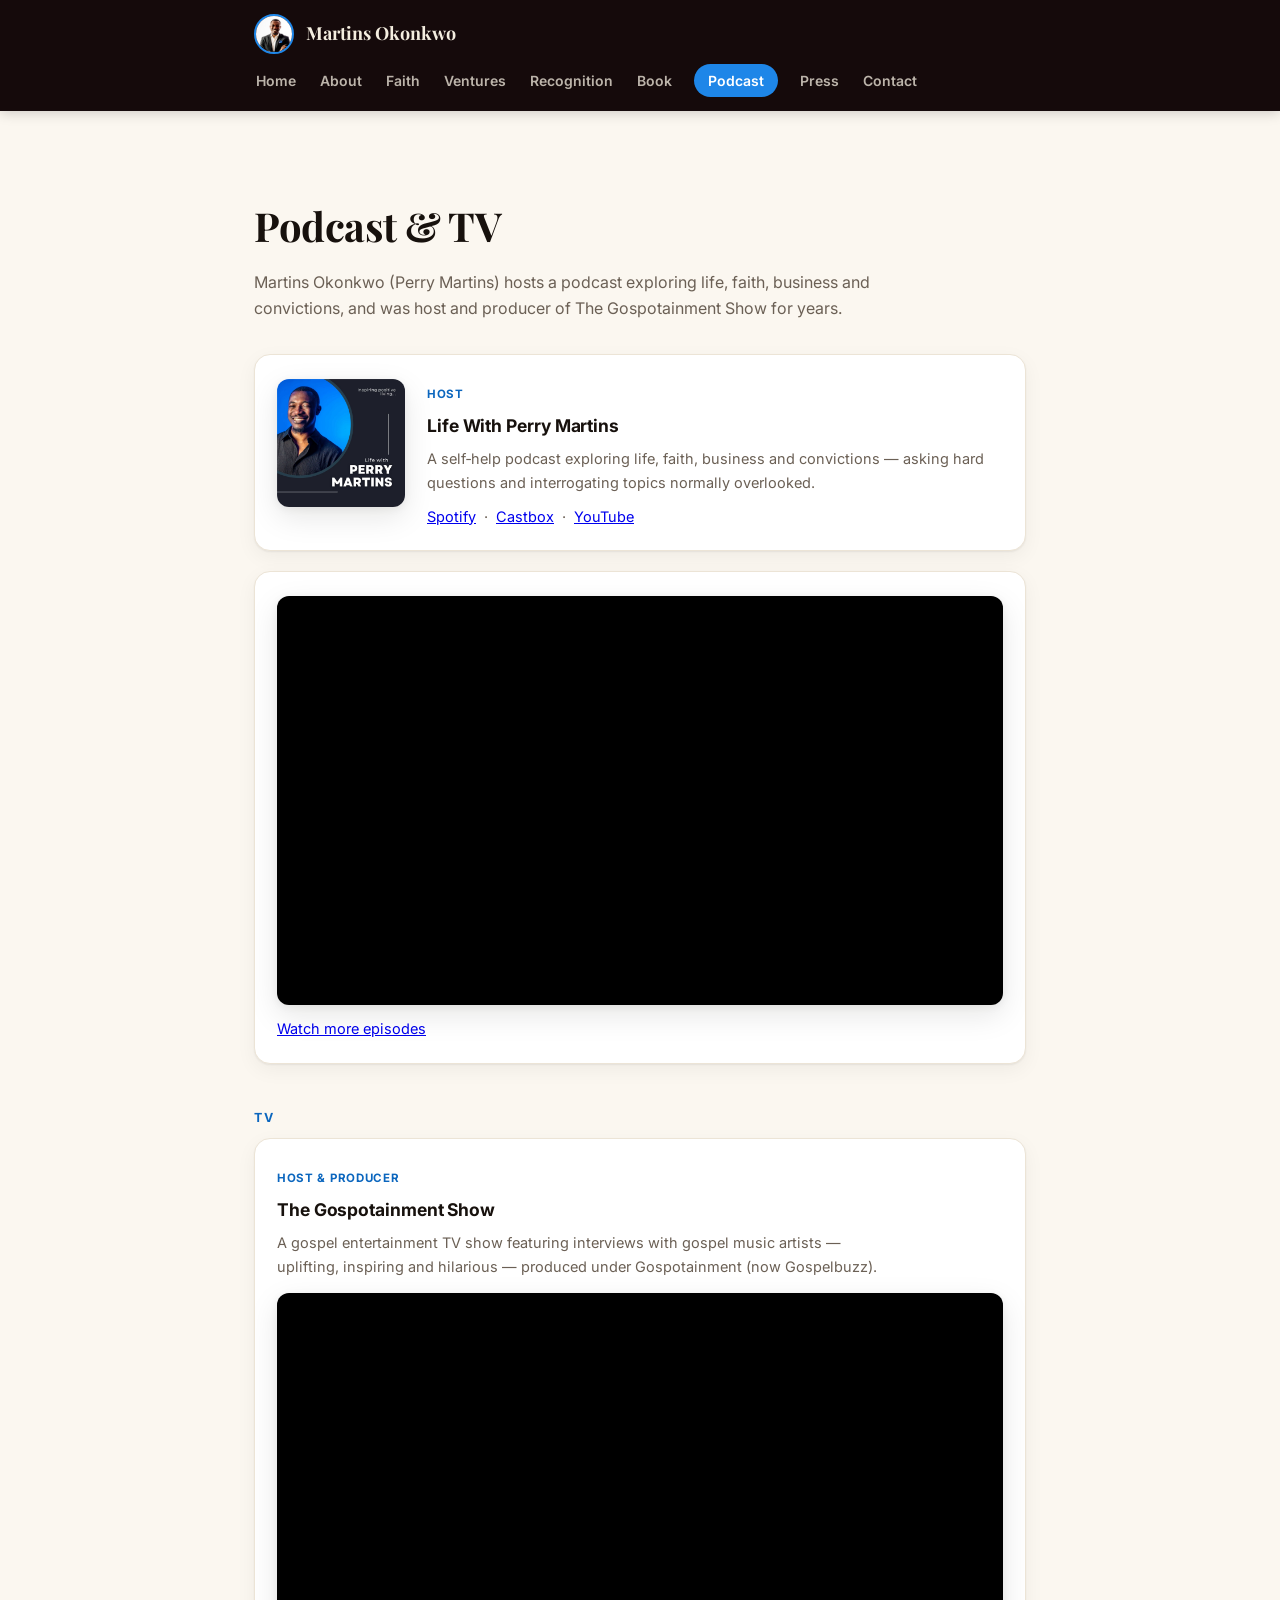
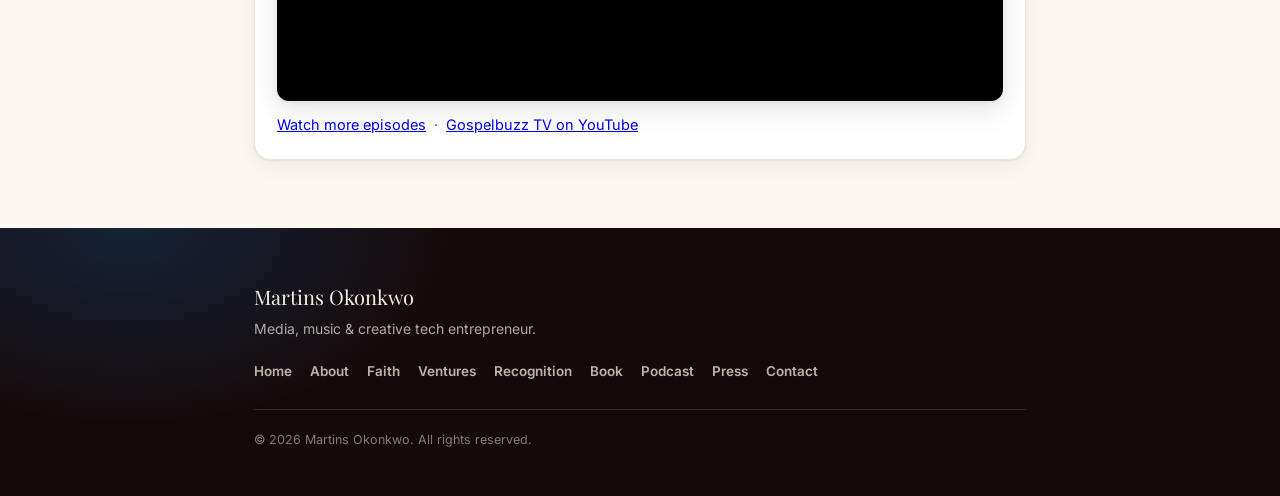
<file: podcast.html>
<!DOCTYPE html>
<html lang="en">
<head>
<meta charset="UTF-8">
<meta name="viewport" content="width=device-width, initial-scale=1.0">
<title>Podcast &amp; TV — Martins Okonkwo (Perry Martins)</title>
<meta name="description" content="Life With Perry Martins podcast, and The Gospotainment Show — the gospel entertainment TV show Martins Okonkwo (Perry Martins) hosted and produced for years.">
<link rel="canonical" href="https://martinsokonkwo.com/podcast.html">
<meta property="og:type" content="website">
<meta property="og:title" content="Podcast &amp; TV — Martins Okonkwo (Perry Martins)">
<meta property="og:description" content="Life With Perry Martins podcast, and The Gospotainment Show TV series, hosted and produced by Martins Okonkwo.">
<meta property="og:url" content="https://martinsokonkwo.com/podcast.html">
<meta property="og:image" content="https://martinsokonkwo.com/assets/podcast-cover.jpg">
<meta name="twitter:card" content="summary_large_image">
<link rel="icon" href="data:image/svg+xml,%3Csvg xmlns='http://www.w3.org/2000/svg' viewBox='0 0 64 64'%3E%3Crect width='64' height='64' rx='14' fill='%23150a0b'/%3E%3Ctext x='32' y='42' font-family='Georgia,serif' font-size='28' font-weight='700' fill='%231e86e8' text-anchor='middle'%3EMO%3C/text%3E%3C/svg%3E">
<link rel="stylesheet" href="styles.css">
<script type="application/ld+json">
{
  "@context": "https://schema.org",
  "@type": "Person",
  "name": "Martins Okonkwo",
  "alternateName": "Perry Martins",
  "url": "https://martinsokonkwo.com/",
  "image": "https://martinsokonkwo.com/assets/headshot.jpg",
  "sameAs": [
    "https://open.spotify.com/show/4xokyrJndp3mYSt9jHyP4p",
    "https://castbox.fm/channel/Life-With-PERRY-MARTINS-id4783379",
    "https://www.youtube.com/playlist?list=PL8wluT0QRbWbi-Ch6kS8rZqQAawnAMg6V",
    "https://www.youtube.com/@GospelbuzzTV",
    "https://www.youtube.com/playlist?list=PLLoADtHueD81LdfDYzy9K3YXXaHKxYdJ0"
  ]
}
</script>
<script type="application/ld+json">
{
  "@context": "https://schema.org",
  "@type": "PodcastSeries",
  "name": "Life With Perry Martins",
  "url": "https://open.spotify.com/show/4xokyrJndp3mYSt9jHyP4p",
  "image": "https://martinsokonkwo.com/assets/podcast-cover.jpg",
  "description": "A self-help podcast exploring life, faith, business and convictions.",
  "author": {
    "@type": "Person",
    "name": "Martins Okonkwo",
    "alternateName": "Perry Martins",
    "url": "https://martinsokonkwo.com/"
  },
  "genre": "Self-help",
  "webFeed": "https://open.spotify.com/show/4xokyrJndp3mYSt9jHyP4p",
  "sameAs": [
    "https://castbox.fm/channel/Life-With-PERRY-MARTINS-id4783379",
    "https://www.youtube.com/playlist?list=PLLoADtHueD81LdfDYzy9K3YXXaHKxYdJ0"
  ]
}
</script>
<script type="application/ld+json">
{
  "@context": "https://schema.org",
  "@type": "CreativeWorkSeries",
  "name": "The Gospotainment Show",
  "url": "https://www.youtube.com/playlist?list=PL8wluT0QRbWbi-Ch6kS8rZqQAawnAMg6V",
  "description": "A gospel entertainment TV show featuring interviews with gospel music artists, produced under Gospotainment (now Gospelbuzz).",
  "creator": {
    "@type": "Person",
    "name": "Martins Okonkwo",
    "alternateName": "Perry Martins",
    "url": "https://martinsokonkwo.com/"
  }
}
</script>
</head>
<body>

<header class="site-header">
  <div class="wrap site-header-inner">
    <a href="/" class="brand">
      <img class="brand-avatar" src="assets/headshot.jpg" alt="Martins Okonkwo (Perry Martins)">
      <span>Martins Okonkwo</span>
    </a>
    <nav class="site-nav">
      <a href="/">Home</a>
      <a href="/about.html">About</a>
      <a href="/faith.html">Faith</a>
      <a href="/ventures.html">Ventures</a>
      <a href="/recognition.html">Recognition</a>
      <a href="/book.html">Book</a>
      <a href="/podcast.html" class="active">Podcast</a>
      <a href="/press.html">Press</a>
      <a href="/contact.html">Contact</a>
    </nav>
  </div>
</header>

<main>
  <section id="podcast">
    <div class="wrap reveal">
      <h1 class="page-title">Podcast &amp; TV</h1>
      <p class="page-intro">Martins Okonkwo (Perry Martins) hosts a podcast exploring life, faith, business and convictions, and was host and producer of The Gospotainment Show for years.</p>
      <div class="cards">
        <div class="card podcast-card">
          <img class="podcast-cover" src="assets/podcast-cover.jpg" alt="Life With Perry Martins podcast cover">
          <div>
            <span class="tag">Host</span>
            <h3>Life With Perry Martins</h3>
            <p>A self‑help podcast exploring life, faith, business and convictions — asking hard questions and interrogating topics normally overlooked.</p>
            <p style="margin-top:10px;">
              <a href="https://open.spotify.com/show/4xokyrJndp3mYSt9jHyP4p" target="_blank" rel="noopener">Spotify</a>
              &nbsp;·&nbsp;
              <a href="https://castbox.fm/channel/Life-With-PERRY-MARTINS-id4783379" target="_blank" rel="noopener">Castbox</a>
              &nbsp;·&nbsp;
              <a href="https://www.youtube.com/watch?v=kJRsLLqDFIQ&list=PLLoADtHueD81LdfDYzy9K3YXXaHKxYdJ0" target="_blank" rel="noopener">YouTube</a>
            </p>
          </div>
        </div>
      </div>
      <div class="cards" style="margin-top:20px;">
        <div class="card">
          <div class="video-embed">
            <iframe src="https://www.youtube.com/embed/h-LombGrRkY" title="Life With Perry Martins — When Confused... How Do You Take Life Decisions?" allow="accelerometer; autoplay; clipboard-write; encrypted-media; gyroscope; picture-in-picture" allowfullscreen loading="lazy"></iframe>
          </div>
          <p style="margin-top:12px;">
            <a href="https://www.youtube.com/watch?v=kJRsLLqDFIQ&list=PLLoADtHueD81LdfDYzy9K3YXXaHKxYdJ0" target="_blank" rel="noopener">Watch more episodes</a>
          </p>
        </div>
      </div>

      <h2 class="eyebrow" style="margin-top:44px;">TV</h2>
      <div class="cards">
        <div class="card">
          <span class="tag">Host &amp; Producer</span>
          <h3>The Gospotainment Show</h3>
          <p>A gospel entertainment TV show featuring interviews with gospel music artists — uplifting, inspiring and hilarious — produced under Gospotainment (now Gospelbuzz).</p>
          <div class="video-embed" style="margin-top:14px;">
            <iframe src="https://www.youtube.com/embed/pQNBswMCpjQ" title="Chioma Okereke Exclusive Interview on Gospotainment Show" allow="accelerometer; autoplay; clipboard-write; encrypted-media; gyroscope; picture-in-picture" allowfullscreen loading="lazy"></iframe>
          </div>
          <p style="margin-top:12px;">
            <a href="https://www.youtube.com/playlist?list=PL8wluT0QRbWbi-Ch6kS8rZqQAawnAMg6V" target="_blank" rel="noopener">Watch more episodes</a>
            &nbsp;·&nbsp;
            <a href="https://www.youtube.com/@GospelbuzzTV" target="_blank" rel="noopener">Gospelbuzz TV on YouTube</a>
          </p>
        </div>
      </div>
    </div>
  </section>
</main>

<footer>
  <div class="wrap">
    <p class="footer-brand">Martins Okonkwo</p>
    <p>Media, music &amp; creative tech entrepreneur.</p>
    <nav class="footer-links">
      <a href="/">Home</a>
      <a href="/about.html">About</a>
      <a href="/faith.html">Faith</a>
      <a href="/ventures.html">Ventures</a>
      <a href="/recognition.html">Recognition</a>
      <a href="/book.html">Book</a>
      <a href="/podcast.html">Podcast</a>
      <a href="/press.html">Press</a>
      <a href="/contact.html">Contact</a>
    </nav>
    <p class="copyright">&copy; <span id="year"></span> Martins Okonkwo. All rights reserved.</p>
  </div>
</footer>

<script src="script.js" defer></script>

</body>
</html>
</file>
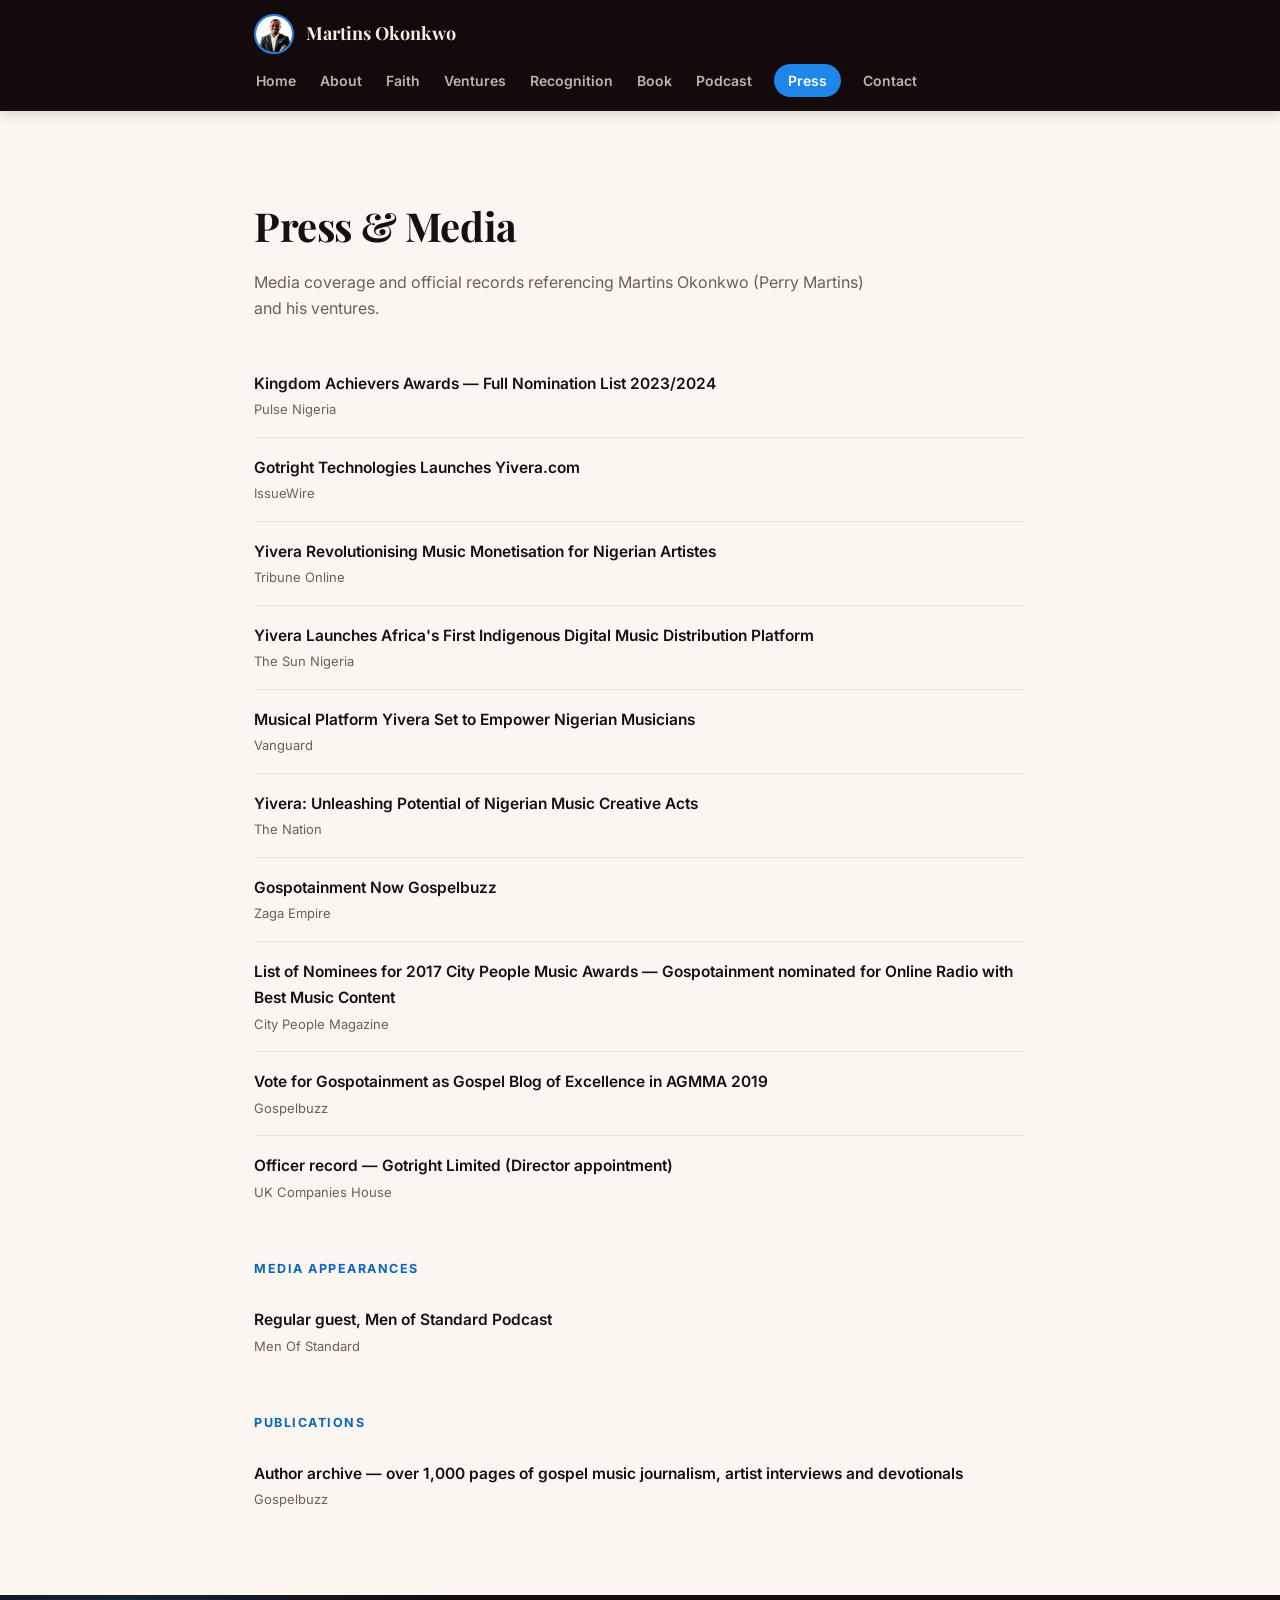
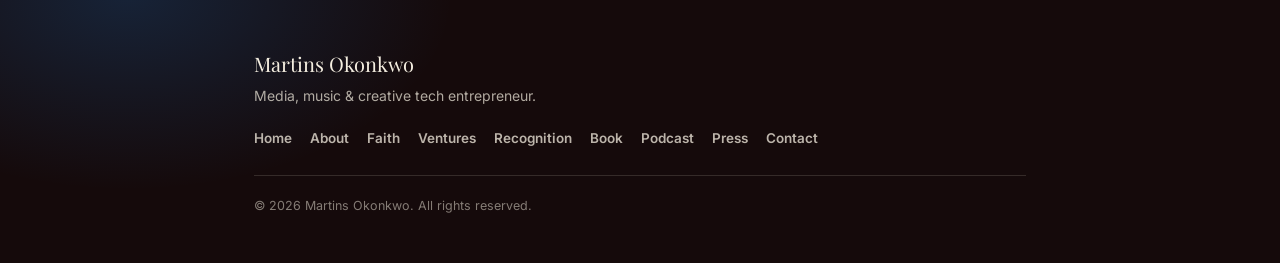
<file: press.html>
<!DOCTYPE html>
<html lang="en">
<head>
<meta charset="UTF-8">
<meta name="viewport" content="width=device-width, initial-scale=1.0">
<title>Press &amp; Media — Martins Okonkwo (Perry Martins)</title>
<meta name="description" content="Press coverage and official records referencing Martins Okonkwo (Perry Martins), founder of Gospotainment/Gospelbuzz and Yivera.">
<link rel="canonical" href="https://martinsokonkwo.com/press.html">
<meta property="og:type" content="website">
<meta property="og:title" content="Press & Media — Martins Okonkwo (Perry Martins)">
<meta property="og:description" content="Press coverage and official records referencing Martins Okonkwo (Perry Martins).">
<meta property="og:url" content="https://martinsokonkwo.com/press.html">
<meta property="og:image" content="https://martinsokonkwo.com/assets/headshot.jpg">
<meta name="twitter:card" content="summary">
<link rel="icon" href="data:image/svg+xml,%3Csvg xmlns='http://www.w3.org/2000/svg' viewBox='0 0 64 64'%3E%3Crect width='64' height='64' rx='14' fill='%23150a0b'/%3E%3Ctext x='32' y='42' font-family='Georgia,serif' font-size='28' font-weight='700' fill='%231e86e8' text-anchor='middle'%3EMO%3C/text%3E%3C/svg%3E">
<link rel="stylesheet" href="styles.css">
<script type="application/ld+json">
{
  "@context": "https://schema.org",
  "@type": "Person",
  "name": "Martins Okonkwo",
  "alternateName": "Perry Martins",
  "url": "https://martinsokonkwo.com/",
  "image": "https://martinsokonkwo.com/assets/headshot.jpg",
  "sameAs": [
    "https://iacmp.ng/",
    "https://www.pulse.ng/story/kingdom-achievers-awards-full-nomination-list-2023-2024072619254018205",
    "https://www.issuewire.com/gotright-technologies-launches-yiveracom-1684239829946876",
    "https://tribuneonlineng.com/yivera-revolutionising-music-monetisation-for-nigerian-artistes/",
    "https://thesun.ng/yivera-launches-africas-first-indigenous-digital-music-distribution-platform/",
    "https://www.vanguardngr.com/2023/07/musical-platform-yivera-set-to-empower-nigerian-musicians/",
    "https://thenationonlineng.net/yivera-unleashing-potential-of-nigerian-music-creative-acts/",
    "https://find-and-update.company-information.service.gov.uk/officers/Hgq2qh_Hy4JBXr7AQ9St4S5Ko5w/appointments",
    "https://www.citypeopleonline.com/list-nominees-2017-city-people-music-awards/",
    "https://gospelbuzz.com/vote-for-gospotainment-as-gospel-blog-of-excellence-in-agmma-2019/",
    "https://gospelbuzz.com/author/admin/"
  ]
}
</script>
</head>
<body>

<header class="site-header">
  <div class="wrap site-header-inner">
    <a href="/" class="brand">
      <img class="brand-avatar" src="assets/headshot.jpg" alt="Martins Okonkwo (Perry Martins)">
      <span>Martins Okonkwo</span>
    </a>
    <nav class="site-nav">
      <a href="/">Home</a>
      <a href="/about.html">About</a>
      <a href="/faith.html">Faith</a>
      <a href="/ventures.html">Ventures</a>
      <a href="/recognition.html">Recognition</a>
      <a href="/book.html">Book</a>
      <a href="/podcast.html">Podcast</a>
      <a href="/press.html" class="active">Press</a>
      <a href="/contact.html">Contact</a>
    </nav>
  </div>
</header>

<main>
  <section id="press">
    <div class="wrap reveal">
      <h1 class="page-title">Press &amp; Media</h1>
      <p class="page-intro">Media coverage and official records referencing Martins Okonkwo (Perry Martins) and his ventures.</p>
      <ul class="plain">
        <li class="press-item">
          <a href="https://www.pulse.ng/story/kingdom-achievers-awards-full-nomination-list-2023-2024072619254018205" target="_blank" rel="noopener">Kingdom Achievers Awards — Full Nomination List 2023/2024</a>
          <span class="source">Pulse Nigeria</span>
        </li>
        <li class="press-item">
          <a href="https://www.issuewire.com/gotright-technologies-launches-yiveracom-1684239829946876" target="_blank" rel="noopener">Gotright Technologies Launches Yivera.com</a>
          <span class="source">IssueWire</span>
        </li>
        <li class="press-item">
          <a href="https://tribuneonlineng.com/yivera-revolutionising-music-monetisation-for-nigerian-artistes/" target="_blank" rel="noopener">Yivera Revolutionising Music Monetisation for Nigerian Artistes</a>
          <span class="source">Tribune Online</span>
        </li>
        <li class="press-item">
          <a href="https://thesun.ng/yivera-launches-africas-first-indigenous-digital-music-distribution-platform/" target="_blank" rel="noopener">Yivera Launches Africa's First Indigenous Digital Music Distribution Platform</a>
          <span class="source">The Sun Nigeria</span>
        </li>
        <li class="press-item">
          <a href="https://www.vanguardngr.com/2023/07/musical-platform-yivera-set-to-empower-nigerian-musicians/" target="_blank" rel="noopener">Musical Platform Yivera Set to Empower Nigerian Musicians</a>
          <span class="source">Vanguard</span>
        </li>
        <li class="press-item">
          <a href="https://thenationonlineng.net/yivera-unleashing-potential-of-nigerian-music-creative-acts/" target="_blank" rel="noopener">Yivera: Unleashing Potential of Nigerian Music Creative Acts</a>
          <span class="source">The Nation</span>
        </li>
        <li class="press-item">
          <a href="https://zagaempire.com/2021/12/04/gospotainment-now-gospelbuzz/" target="_blank" rel="noopener">Gospotainment Now Gospelbuzz</a>
          <span class="source">Zaga Empire</span>
        </li>
        <li class="press-item">
          <a href="https://www.citypeopleonline.com/list-nominees-2017-city-people-music-awards/" target="_blank" rel="noopener">List of Nominees for 2017 City People Music Awards — Gospotainment nominated for Online Radio with Best Music Content</a>
          <span class="source">City People Magazine</span>
        </li>
        <li class="press-item">
          <a href="https://gospelbuzz.com/vote-for-gospotainment-as-gospel-blog-of-excellence-in-agmma-2019/" target="_blank" rel="noopener">Vote for Gospotainment as Gospel Blog of Excellence in AGMMA 2019</a>
          <span class="source">Gospelbuzz</span>
        </li>
        <li class="press-item">
          <a href="https://find-and-update.company-information.service.gov.uk/officers/Hgq2qh_Hy4JBXr7AQ9St4S5Ko5w/appointments" target="_blank" rel="noopener">Officer record — Gotright Limited (Director appointment)</a>
          <span class="source">UK Companies House</span>
        </li>
      </ul>

      <h2 class="eyebrow" style="margin-top:40px;">Media Appearances</h2>
      <ul class="plain">
        <li class="press-item">
          <a href="https://www.facebook.com/menofstandardofficial" target="_blank" rel="noopener">Regular guest, Men of Standard Podcast</a>
          <span class="source">Men Of Standard</span>
        </li>
      </ul>

      <h2 class="eyebrow" style="margin-top:40px;">Publications</h2>
      <ul class="plain">
        <li class="press-item">
          <a href="https://gospelbuzz.com/author/admin/" target="_blank" rel="noopener">Author archive — over 1,000 pages of gospel music journalism, artist interviews and devotionals</a>
          <span class="source">Gospelbuzz</span>
        </li>
      </ul>
    </div>
  </section>
</main>

<footer>
  <div class="wrap">
    <p class="footer-brand">Martins Okonkwo</p>
    <p>Media, music &amp; creative tech entrepreneur.</p>
    <nav class="footer-links">
      <a href="/">Home</a>
      <a href="/about.html">About</a>
      <a href="/faith.html">Faith</a>
      <a href="/ventures.html">Ventures</a>
      <a href="/recognition.html">Recognition</a>
      <a href="/book.html">Book</a>
      <a href="/podcast.html">Podcast</a>
      <a href="/press.html">Press</a>
      <a href="/contact.html">Contact</a>
    </nav>
    <p class="copyright">&copy; <span id="year"></span> Martins Okonkwo. All rights reserved.</p>
  </div>
</footer>

<script src="script.js" defer></script>

</body>
</html>
</file>
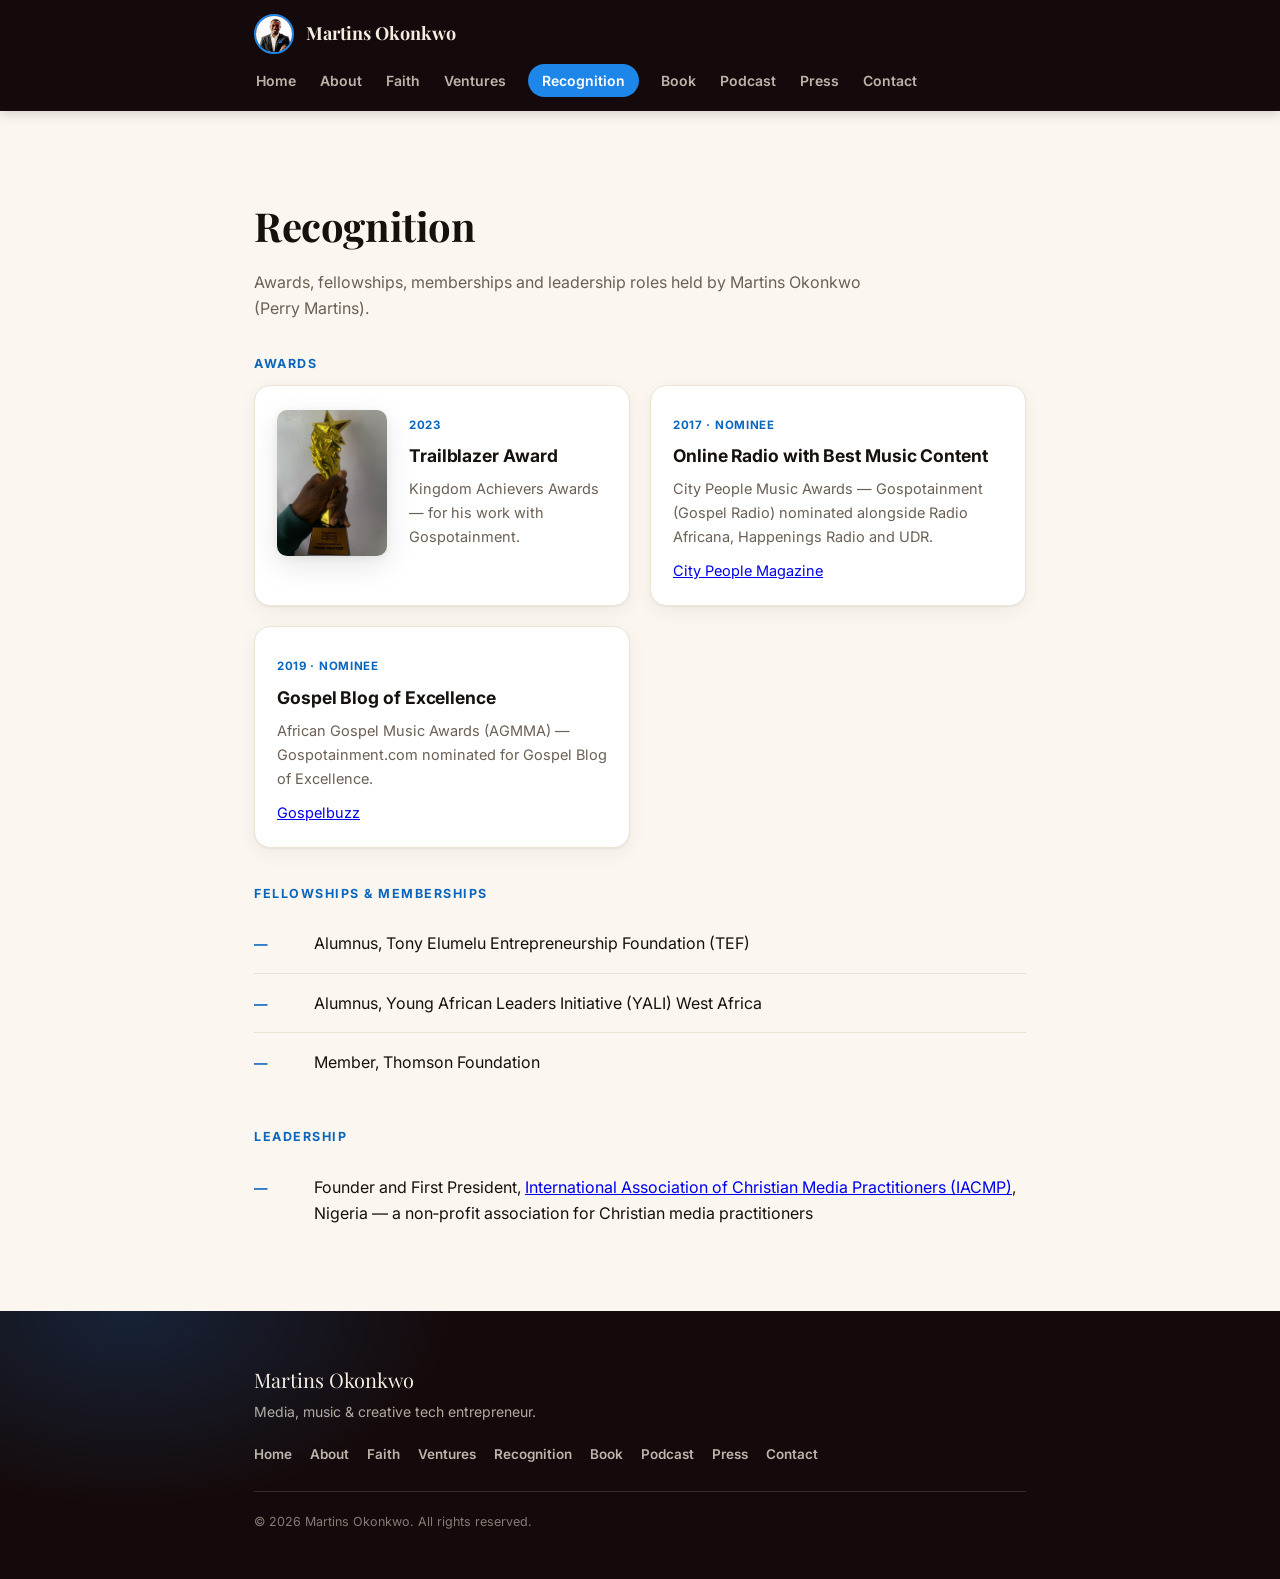
<file: recognition.html>
<!DOCTYPE html>
<html lang="en">
<head>
<meta charset="UTF-8">
<meta name="viewport" content="width=device-width, initial-scale=1.0">
<title>Recognition — Martins Okonkwo (Perry Martins)</title>
<meta name="description" content="Awards, fellowships and memberships held by Martins Okonkwo (Perry Martins), including the Kingdom Achievers Trailblazer Award and the Tony Elumelu Entrepreneurship Foundation.">
<link rel="canonical" href="https://martinsokonkwo.com/recognition.html">
<meta property="og:type" content="website">
<meta property="og:title" content="Recognition — Martins Okonkwo (Perry Martins)">
<meta property="og:description" content="Awards, fellowships and memberships held by Martins Okonkwo (Perry Martins).">
<meta property="og:url" content="https://martinsokonkwo.com/recognition.html">
<meta property="og:image" content="https://martinsokonkwo.com/assets/award-trailblazer.jpg">
<meta name="twitter:card" content="summary_large_image">
<link rel="icon" href="data:image/svg+xml,%3Csvg xmlns='http://www.w3.org/2000/svg' viewBox='0 0 64 64'%3E%3Crect width='64' height='64' rx='14' fill='%23150a0b'/%3E%3Ctext x='32' y='42' font-family='Georgia,serif' font-size='28' font-weight='700' fill='%231e86e8' text-anchor='middle'%3EMO%3C/text%3E%3C/svg%3E">
<link rel="stylesheet" href="styles.css">
<script type="application/ld+json">
{
  "@context": "https://schema.org",
  "@type": "Person",
  "name": "Martins Okonkwo",
  "alternateName": "Perry Martins",
  "url": "https://martinsokonkwo.com/",
  "image": "https://martinsokonkwo.com/assets/headshot.jpg",
  "award": "Trailblazer Award — Kingdom Achievers Awards (2023)",
  "alumniOf": [
    {
      "@type": "EducationalOrganization",
      "name": "Tony Elumelu Entrepreneurship Foundation"
    },
    {
      "@type": "EducationalOrganization",
      "name": "Young African Leaders Initiative (YALI) West Africa"
    }
  ],
  "memberOf": [
    {
      "@type": "Organization",
      "name": "Thomson Foundation"
    }
  ],
  "founder": [
    {
      "@type": "NGO",
      "name": "International Association of Christian Media Practitioners (IACMP)",
      "alternateName": "IACMP",
      "url": "https://iacmp.ng/",
      "description": "A non-profit association for Christian media practitioners in Nigeria. Martins Okonkwo is its Founder and First President."
    }
  ],
  "sameAs": [
    "https://www.linkedin.com/in/perrymartins/",
    "https://iacmp.ng/",
    "https://www.pulse.ng/story/kingdom-achievers-awards-full-nomination-list-2023-2024072619254018205",
    "https://www.citypeopleonline.com/list-nominees-2017-city-people-music-awards/",
    "https://gospelbuzz.com/vote-for-gospotainment-as-gospel-blog-of-excellence-in-agmma-2019/"
  ]
}
</script>
</head>
<body>

<header class="site-header">
  <div class="wrap site-header-inner">
    <a href="/" class="brand">
      <img class="brand-avatar" src="assets/headshot.jpg" alt="Martins Okonkwo (Perry Martins)">
      <span>Martins Okonkwo</span>
    </a>
    <nav class="site-nav">
      <a href="/">Home</a>
      <a href="/about.html">About</a>
      <a href="/faith.html">Faith</a>
      <a href="/ventures.html">Ventures</a>
      <a href="/recognition.html" class="active">Recognition</a>
      <a href="/book.html">Book</a>
      <a href="/podcast.html">Podcast</a>
      <a href="/press.html">Press</a>
      <a href="/contact.html">Contact</a>
    </nav>
  </div>
</header>

<main>
  <section id="recognition">
    <div class="wrap reveal">
      <h1 class="page-title">Recognition</h1>
      <p class="page-intro">Awards, fellowships, memberships and leadership roles held by Martins Okonkwo (Perry Martins).</p>

      <h2 class="eyebrow">Awards</h2>
      <div class="cards">
        <div class="card award-card">
          <img class="award-photo" src="assets/award-trailblazer.jpg" alt="Kingdom Achievers Awards 2023 Trailblazer Award trophy, presented to Perry Martins">
          <div>
            <span class="tag">2023</span>
            <h3>Trailblazer Award</h3>
            <p>Kingdom Achievers Awards — for his work with Gospotainment.</p>
          </div>
        </div>
        <div class="card">
          <span class="tag">2017 · Nominee</span>
          <h3>Online Radio with Best Music Content</h3>
          <p>City People Music Awards — Gospotainment (Gospel Radio) nominated alongside Radio Africana, Happenings Radio and UDR.</p>
          <p style="margin-top:10px;">
            <a href="https://www.citypeopleonline.com/list-nominees-2017-city-people-music-awards/" target="_blank" rel="noopener">City People Magazine</a>
          </p>
        </div>
        <div class="card">
          <span class="tag">2019 · Nominee</span>
          <h3>Gospel Blog of Excellence</h3>
          <p>African Gospel Music Awards (AGMMA) — Gospotainment.com nominated for Gospel Blog of Excellence.</p>
          <p style="margin-top:10px;">
            <a href="https://gospelbuzz.com/vote-for-gospotainment-as-gospel-blog-of-excellence-in-agmma-2019/" target="_blank" rel="noopener">Gospelbuzz</a>
          </p>
        </div>
      </div>

      <h2 class="eyebrow" style="margin-top:36px;">Fellowships &amp; Memberships</h2>
      <ul class="plain">
        <li class="award"><span class="year">—</span><span>Alumnus, Tony Elumelu Entrepreneurship Foundation (TEF)</span></li>
        <li class="award"><span class="year">—</span><span>Alumnus, Young African Leaders Initiative (YALI) West Africa</span></li>
        <li class="award"><span class="year">—</span><span>Member, Thomson Foundation</span></li>
      </ul>

      <h2 class="eyebrow" style="margin-top:36px;">Leadership</h2>
      <ul class="plain">
        <li class="award"><span class="year">—</span><span>Founder and First President, <a href="https://iacmp.ng/" target="_blank" rel="noopener">International Association of Christian Media Practitioners (IACMP)</a>, Nigeria — a non‑profit association for Christian media practitioners</span></li>
      </ul>
    </div>
  </section>
</main>

<footer>
  <div class="wrap">
    <p class="footer-brand">Martins Okonkwo</p>
    <p>Media, music &amp; creative tech entrepreneur.</p>
    <nav class="footer-links">
      <a href="/">Home</a>
      <a href="/about.html">About</a>
      <a href="/faith.html">Faith</a>
      <a href="/ventures.html">Ventures</a>
      <a href="/recognition.html">Recognition</a>
      <a href="/book.html">Book</a>
      <a href="/podcast.html">Podcast</a>
      <a href="/press.html">Press</a>
      <a href="/contact.html">Contact</a>
    </nav>
    <p class="copyright">&copy; <span id="year"></span> Martins Okonkwo. All rights reserved.</p>
  </div>
</footer>

<script src="script.js" defer></script>

</body>
</html>
</file>
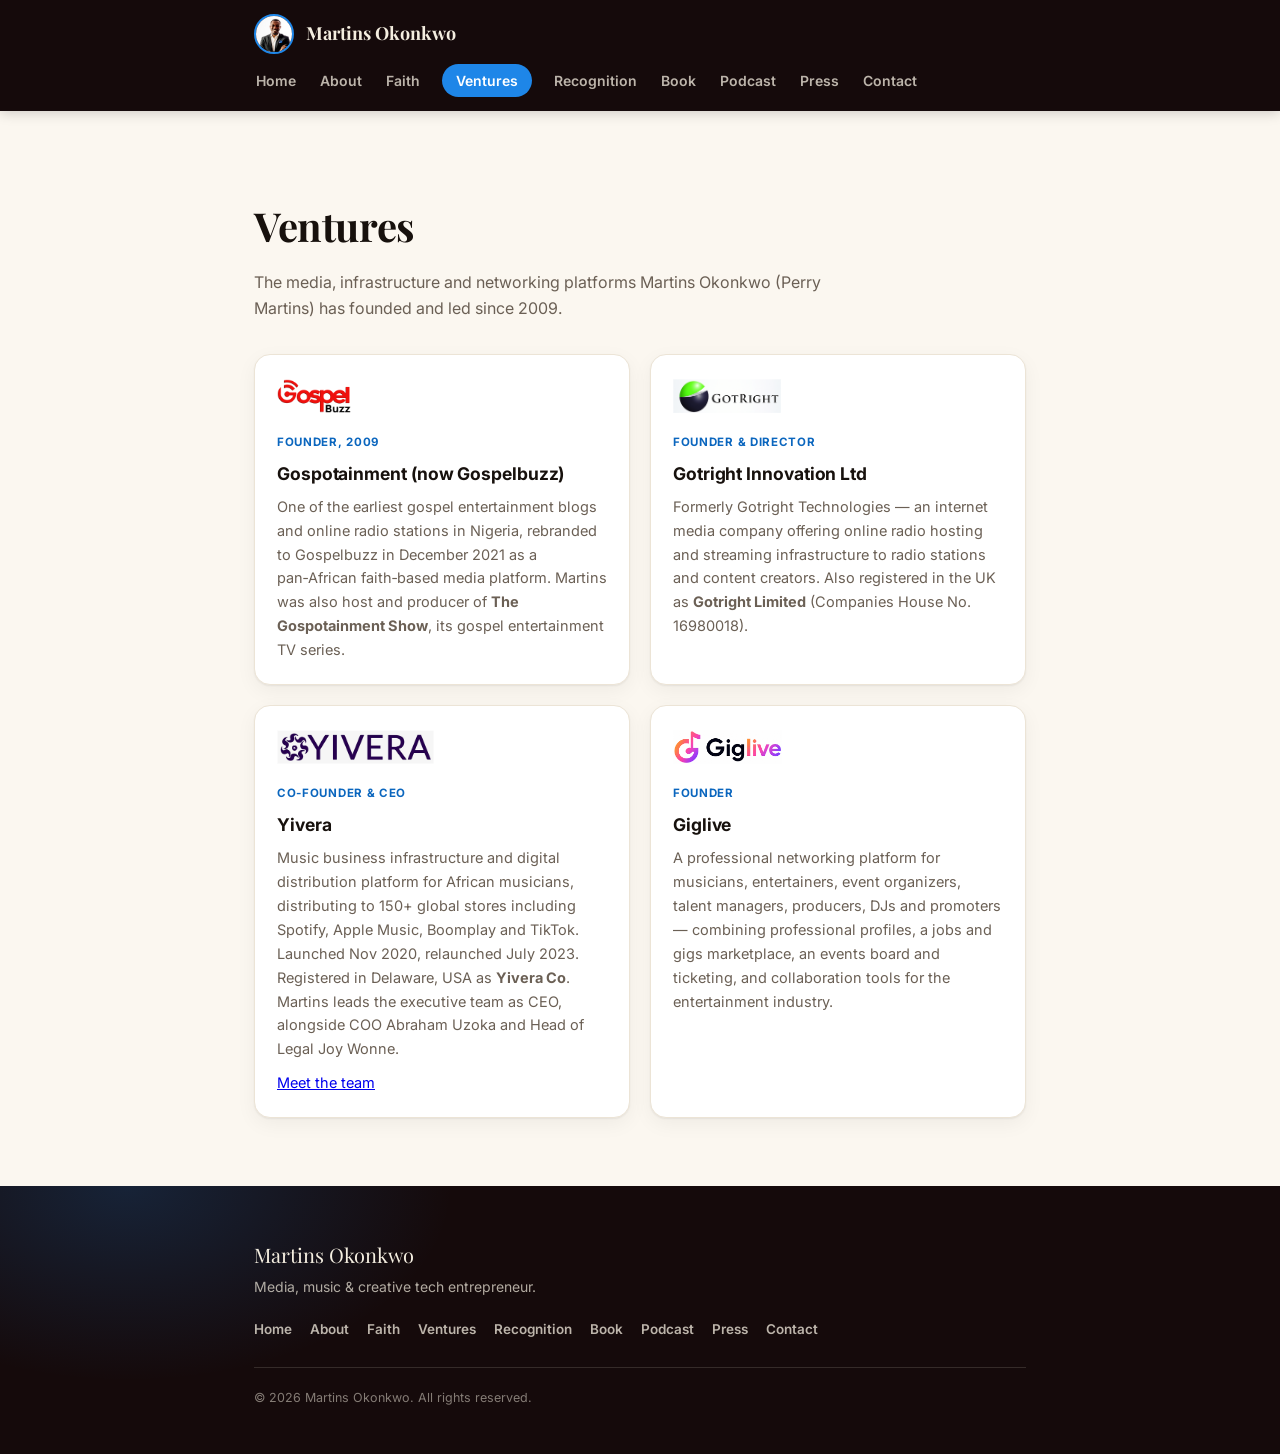
<file: ventures.html>
<!DOCTYPE html>
<html lang="en">
<head>
<meta charset="UTF-8">
<meta name="viewport" content="width=device-width, initial-scale=1.0">
<title>Ventures — Martins Okonkwo (Perry Martins)</title>
<meta name="description" content="Gospotainment (now Gospelbuzz), Gotright Innovation Ltd, Yivera and Giglive — the media, infrastructure and networking ventures founded and led by Martins Okonkwo (Perry Martins).">
<link rel="canonical" href="https://martinsokonkwo.com/ventures.html">
<meta property="og:type" content="website">
<meta property="og:title" content="Ventures — Martins Okonkwo (Perry Martins)">
<meta property="og:description" content="Gospotainment (now Gospelbuzz), Gotright Innovation Ltd, Yivera and Giglive — the ventures founded and led by Martins Okonkwo (Perry Martins).">
<meta property="og:url" content="https://martinsokonkwo.com/ventures.html">
<meta property="og:image" content="https://martinsokonkwo.com/assets/headshot.jpg">
<meta name="twitter:card" content="summary">
<link rel="icon" href="data:image/svg+xml,%3Csvg xmlns='http://www.w3.org/2000/svg' viewBox='0 0 64 64'%3E%3Crect width='64' height='64' rx='14' fill='%23150a0b'/%3E%3Ctext x='32' y='42' font-family='Georgia,serif' font-size='28' font-weight='700' fill='%231e86e8' text-anchor='middle'%3EMO%3C/text%3E%3C/svg%3E">
<link rel="stylesheet" href="styles.css">
<script type="application/ld+json">
{
  "@context": "https://schema.org",
  "@type": "Person",
  "name": "Martins Okonkwo",
  "alternateName": "Perry Martins",
  "url": "https://martinsokonkwo.com/",
  "image": "https://martinsokonkwo.com/assets/headshot.jpg",
  "sameAs": [
    "https://www.linkedin.com/in/perrymartins/",
    "https://www.instagram.com/iamperrymartins/",
    "https://www.facebook.com/iamperrymartins1",
    "https://gospelbuzz.com/",
    "https://giglive.co/",
    "https://yivera.com/about-us",
    "https://find-and-update.company-information.service.gov.uk/officers/Hgq2qh_Hy4JBXr7AQ9St4S5Ko5w/appointments"
  ]
}
</script>
</head>
<body>

<header class="site-header">
  <div class="wrap site-header-inner">
    <a href="/" class="brand">
      <img class="brand-avatar" src="assets/headshot.jpg" alt="Martins Okonkwo (Perry Martins)">
      <span>Martins Okonkwo</span>
    </a>
    <nav class="site-nav">
      <a href="/">Home</a>
      <a href="/about.html">About</a>
      <a href="/faith.html">Faith</a>
      <a href="/ventures.html" class="active">Ventures</a>
      <a href="/recognition.html">Recognition</a>
      <a href="/book.html">Book</a>
      <a href="/podcast.html">Podcast</a>
      <a href="/press.html">Press</a>
      <a href="/contact.html">Contact</a>
    </nav>
  </div>
</header>

<main>
  <section id="ventures">
    <div class="wrap reveal">
      <h1 class="page-title">Ventures</h1>
      <p class="page-intro">The media, infrastructure and networking platforms Martins Okonkwo (Perry Martins) has founded and led since 2009.</p>
      <div class="cards">
        <div class="card">
          <picture>
            <source srcset="assets/gospelbuzz-logo-dark.png" media="(prefers-color-scheme: dark)">
            <img class="venture-logo" src="assets/gospelbuzz-logo-light.png" alt="Gospelbuzz logo">
          </picture>
          <span class="tag">Founder, 2009</span>
          <h3>Gospotainment (now Gospelbuzz)</h3>
          <p>One of the earliest gospel entertainment blogs and online radio stations in Nigeria, rebranded to Gospelbuzz in December 2021 as a pan‑African faith‑based media platform. Martins was also host and producer of <strong>The Gospotainment Show</strong>, its gospel entertainment TV series.</p>
        </div>
        <div class="card">
          <picture>
            <source srcset="assets/gotright-logo-dark.png" media="(prefers-color-scheme: dark)">
            <img class="venture-logo" src="assets/gotright-logo-light.png" alt="Gotright logo">
          </picture>
          <span class="tag">Founder &amp; Director</span>
          <h3>Gotright Innovation Ltd</h3>
          <p>Formerly Gotright Technologies — an internet media company offering online radio hosting and streaming infrastructure to radio stations and content creators. Also registered in the UK as <strong>Gotright Limited</strong> (Companies House No. 16980018).</p>
        </div>
        <div class="card">
          <img class="venture-logo" src="assets/yivera-logo.png" alt="Yivera logo">
          <span class="tag">Co‑founder &amp; CEO</span>
          <h3>Yivera</h3>
          <p>Music business infrastructure and digital distribution platform for African musicians, distributing to 150+ global stores including Spotify, Apple Music, Boomplay and TikTok. Launched Nov 2020, relaunched July 2023. Registered in Delaware, USA as <strong>Yivera Co</strong>. Martins leads the executive team as CEO, alongside COO Abraham Uzoka and Head of Legal Joy Wonne.</p>
          <p style="margin-top:10px;">
            <a href="https://yivera.com/about-us" target="_blank" rel="noopener">Meet the team</a>
          </p>
        </div>
        <div class="card">
          <img class="venture-logo" src="assets/giglive-logo.png" alt="Giglive logo">
          <span class="tag">Founder</span>
          <h3>Giglive</h3>
          <p>A professional networking platform for musicians, entertainers, event organizers, talent managers, producers, DJs and promoters — combining professional profiles, a jobs and gigs marketplace, an events board and ticketing, and collaboration tools for the entertainment industry.</p>
        </div>
      </div>
    </div>
  </section>
</main>

<footer>
  <div class="wrap">
    <p class="footer-brand">Martins Okonkwo</p>
    <p>Media, music &amp; creative tech entrepreneur.</p>
    <nav class="footer-links">
      <a href="/">Home</a>
      <a href="/about.html">About</a>
      <a href="/faith.html">Faith</a>
      <a href="/ventures.html">Ventures</a>
      <a href="/recognition.html">Recognition</a>
      <a href="/book.html">Book</a>
      <a href="/podcast.html">Podcast</a>
      <a href="/press.html">Press</a>
      <a href="/contact.html">Contact</a>
    </nav>
    <p class="copyright">&copy; <span id="year"></span> Martins Okonkwo. All rights reserved.</p>
  </div>
</footer>

<script src="script.js" defer></script>

</body>
</html>
</file>
<file: styles.css>
@import url('https://fonts.googleapis.com/css2?family=Playfair+Display:wght@600;700;800&family=Inter:wght@400;500;600;700&display=swap');

:root {
  --bg: #fbf7f0;
  --bg-alt: #f3ecdc;
  --surface: #ffffff;
  --text: #17110d;
  --text-muted: #6b6055;
  --accent: #1e86e8;
  --accent-strong: #0b66be;
  --border: #ece4d6;
  --dark-bg: #150a0b;
  --dark-bg-2: #1f1213;
  --dark-surface: #231314;
  --cream: #f4eee0;
  --shadow: 0 1px 2px rgba(23,17,13,0.06), 0 6px 20px rgba(23,17,13,0.05);
  --shadow-lg: 0 10px 30px rgba(23,17,13,0.10), 0 2px 8px rgba(23,17,13,0.06);
  --radius: 16px;
  --max: 820px;
  --font-display: "Playfair Display", Georgia, "Times New Roman", serif;
  --font-body: "Inter", -apple-system, "Segoe UI", Roboto, Helvetica, Arial, sans-serif;
}

@media (prefers-color-scheme: dark) {
  :root {
    --bg: #16140f;
    --bg-alt: #1c1912;
    --surface: #211d17;
    --text: #f2ede4;
    --text-muted: #b9b1a3;
    --accent: #4fa8f5;
    --accent-strong: #7cc1ff;
    --border: #362f24;
    --shadow: 0 1px 2px rgba(0,0,0,0.3), 0 10px 30px rgba(0,0,0,0.35);
    --shadow-lg: 0 14px 34px rgba(0,0,0,0.42), 0 3px 10px rgba(0,0,0,0.3);
  }
}

* { box-sizing: border-box; }

html { scroll-behavior: smooth; }

body {
  margin: 0;
  background: var(--bg);
  color: var(--text);
  font-family: var(--font-body);
  line-height: 1.65;
  -webkit-font-smoothing: antialiased;
  overflow-x: hidden;
}

.wrap {
  max-width: var(--max);
  margin: 0 auto;
  padding: 0 24px;
  position: relative;
}

.scroll-progress {
  position: fixed;
  top: 0; left: 0;
  height: 3px;
  width: 0%;
  background: linear-gradient(90deg, var(--accent), var(--accent-strong));
  z-index: 1000;
  transition: width .08s linear;
}

/* ---------- Hero ---------- */

header.hero {
  position: relative;
  background: var(--dark-bg);
  color: var(--cream);
  padding: 96px 0 76px;
  overflow: hidden;
  isolation: isolate;
}

header.hero::before {
  content: "";
  position: absolute;
  inset: 0;
  z-index: -2;
  background-image:
    radial-gradient(ellipse 620px 420px at 82% -8%, rgba(30,134,232,0.38), transparent 60%),
    radial-gradient(ellipse 500px 380px at -6% 100%, rgba(30,134,232,0.22), transparent 60%),
    linear-gradient(100deg, rgba(21,10,11,0.90) 0%, rgba(21,10,11,0.78) 45%, rgba(21,10,11,0.92) 100%),
    url('assets/hero-bg.jpg');
  background-repeat: no-repeat;
  background-size: auto, auto, auto, cover;
  background-position: 0 0, 0 0, 0 0, center 24%;
}

header.hero::after {
  content: "";
  position: absolute;
  inset: 0;
  z-index: -1;
  opacity: 0.5;
  background-image: radial-gradient(rgba(244,238,224,0.10) 1px, transparent 1px);
  background-size: 22px 22px;
  mask-image: radial-gradient(ellipse 70% 70% at 30% 30%, black, transparent);
}

.hero-grid {
  max-width: 1120px;
  margin: 0 auto;
  padding: 0 24px;
  display: flex;
  align-items: center;
  gap: 56px;
  flex-wrap: wrap;
}

.hero-text { flex: 1 1 420px; }

.hero-media {
  position: relative;
  flex: 0 1 380px;
  max-width: 380px;
  margin-left: auto;
}

.hero-media::before {
  content: "";
  position: absolute;
  inset: 20px -20px -20px 20px;
  z-index: 0;
  background: linear-gradient(135deg, var(--accent), #6fc3ff);
  border-radius: 20px;
}

.hero-media img {
  position: relative;
  z-index: 1;
  display: block;
  width: 100%;
  aspect-ratio: 4 / 5;
  object-fit: cover;
  object-position: 50% 15%;
  border-radius: 20px;
  box-shadow: var(--shadow-lg);
}

.broadcast-ring {
  position: absolute;
  top: 20px;
  right: -20px;
  width: 26px;
  height: 26px;
  border-radius: 50%;
  border: 2px solid rgba(111,195,255,0.55);
  transform: translate(50%, -50%) scale(0.6);
  opacity: 0.9;
  z-index: 2;
  animation: broadcastPulse 3.6s ease-out infinite;
  pointer-events: none;
}
.broadcast-ring.r2 { animation-delay: 1.2s; }
.broadcast-ring.r3 { animation-delay: 2.4s; }

@keyframes broadcastPulse {
  0%   { transform: translate(50%, -50%) scale(0.6); opacity: 0.9; }
  100% { transform: translate(50%, -50%) scale(6.5); opacity: 0; }
}

@media (max-width: 760px) {
  .hero-grid { flex-direction: column-reverse; gap: 32px; }
  .hero-media { max-width: 280px; margin: 0 auto; }
}

.hero-text h1 {
  font-family: var(--font-display);
  font-weight: 800;
  margin: 0 0 10px;
  font-size: clamp(34px, 5.6vw, 54px);
  line-height: 1.05;
  letter-spacing: -0.01em;
  color: var(--cream);
}

.hero-text .aka {
  color: rgba(244,238,224,0.72);
  font-size: 17px;
  margin: 0 0 16px;
}

.hero-text .role {
  font-size: 16.5px;
  color: rgba(244,238,224,0.92);
  margin: 0 0 18px;
  max-width: 56ch;
}

.btn {
  display: inline-block;
  background: var(--accent);
  color: #fff;
  font-weight: 700;
  font-size: 14px;
  padding: 11px 24px;
  border-radius: 999px;
  text-decoration: none;
  box-shadow: var(--shadow);
  transition: background-color .15s ease, transform .15s ease, box-shadow .15s ease;
}
.btn:hover { background: var(--accent-strong); transform: translateY(-2px); box-shadow: var(--shadow-lg); }

.link-group { margin: 0 0 36px; }
.link-group:last-child { margin-bottom: 0; }

.tagline-row {
  display: flex;
  flex-wrap: wrap;
  gap: 10px;
  margin-bottom: 20px;
}

.tagline-pill {
  display: inline-flex;
  align-items: center;
  gap: 8px;
  background: var(--cream);
  color: var(--dark-bg);
  font-size: 12px;
  font-weight: 700;
  letter-spacing: .08em;
  text-transform: uppercase;
  padding: 9px 18px;
  border-radius: 999px;
  margin-bottom: 0;
  box-shadow: var(--shadow);
}

.tagline-pill.outline {
  background: transparent;
  color: var(--cream);
  border: 1.5px solid var(--accent);
  box-shadow: none;
}

.social-row {
  display: flex;
  gap: 10px;
  flex-wrap: wrap;
}

.social-row a {
  font-size: 13.5px;
  font-weight: 600;
  text-decoration: none;
  color: var(--accent-strong);
  border: 1px solid var(--border);
  padding: 7px 14px;
  border-radius: 999px;
  background: var(--surface);
  transition: border-color .15s ease, transform .15s ease, box-shadow .15s ease;
}

.social-row a:hover { border-color: var(--accent); transform: translateY(-2px); box-shadow: var(--shadow); }

header.hero .social-row a {
  color: var(--cream);
  border-color: rgba(244,238,224,0.24);
  background: rgba(244,238,224,0.08);
}
header.hero .social-row a:hover { border-color: var(--accent); background: rgba(244,238,224,0.16); }

/* ---------- Nav ---------- */

/* ---------- Site header (logo + nav, one bar) ---------- */

header.site-header {
  position: sticky;
  top: 0;
  z-index: 20;
  background: var(--dark-bg);
  box-shadow: 0 2px 12px rgba(0,0,0,0.18);
}

.site-header-inner {
  display: flex;
  align-items: center;
  justify-content: space-between;
  flex-wrap: wrap;
  gap: 10px 24px;
  padding: 14px 24px;
}

.site-nav {
  display: flex;
  align-items: center;
  gap: 20px;
  flex-wrap: wrap;
}

.site-nav a {
  color: rgba(244,238,224,0.75);
  text-decoration: none;
  font-size: 14px;
  font-weight: 600;
  white-space: nowrap;
  padding: 5px 2px;
  transition: color .15s ease;
}

.site-nav a:hover { color: var(--cream); }
.site-nav a.active {
  background: var(--accent);
  color: #fff;
  padding: 5px 14px;
  border-radius: 999px;
}

.brand {
  position: relative;
  display: flex;
  align-items: center;
  gap: 12px;
  text-decoration: none;
  color: var(--cream);
  font-family: var(--font-display);
  font-weight: 700;
  font-size: 18px;
  flex-shrink: 0;
}

.brand-avatar {
  width: 40px;
  height: 40px;
  border-radius: 50%;
  object-fit: cover;
  object-position: 50% 12%;
  flex-shrink: 0;
  border: 2px solid var(--accent);
}

@media (max-width: 640px) {
  .site-header-inner { justify-content: flex-start; }
  .site-nav { gap: 14px 16px; }
}

/* ---------- Section typography ---------- */

.eyebrow {
  font-size: 12.5px;
  text-transform: uppercase;
  letter-spacing: .12em;
  color: var(--accent-strong);
  font-weight: 700;
  margin: 0 0 10px;
}

.headline {
  font-family: var(--font-display);
  font-weight: 700;
  font-size: clamp(24px, 3.4vw, 34px);
  line-height: 1.18;
  letter-spacing: -0.01em;
  margin: 0 0 22px;
  max-width: 22ch;
}

.page-title {
  font-family: var(--font-display);
  font-weight: 700;
  font-size: clamp(28px, 4.4vw, 40px);
  letter-spacing: -0.01em;
  margin: 14px 0 10px;
}

.page-intro {
  color: var(--text-muted);
  max-width: 62ch;
  margin: 0 0 32px;
  font-size: 16px;
}

/* ---------- Sections ---------- */

section { padding: 68px 0; }
section.alt { background: var(--bg-alt); }

section p { max-width: 68ch; }

.reveal {
  opacity: 0;
  transform: translateY(22px);
  transition: opacity .7s ease, transform .7s ease;
}
.reveal.in-view { opacity: 1; transform: none; }

/* ---------- Cards ---------- */

.cards {
  display: grid;
  grid-template-columns: repeat(auto-fit, minmax(250px, 1fr));
  gap: 20px;
  margin-top: 8px;
}

.card {
  position: relative;
  background: var(--surface);
  border: 1px solid var(--border);
  border-radius: var(--radius);
  padding: 24px 22px 22px;
  box-shadow: var(--shadow);
  overflow: hidden;
  transition: transform .2s ease, box-shadow .2s ease, border-color .2s ease;
}

.card::before {
  content: "";
  position: absolute;
  top: 0; left: 0; right: 0;
  height: 4px;
  background: linear-gradient(90deg, var(--accent), var(--accent-strong));
  opacity: 0;
  transition: opacity .2s ease;
}

.card:hover {
  transform: translateY(-5px);
  box-shadow: var(--shadow-lg);
  border-color: color-mix(in srgb, var(--accent) 35%, var(--border));
}
.card:hover::before { opacity: 1; }

.venture-logo {
  display: block;
  height: 34px;
  width: auto;
  max-width: 160px;
  margin-bottom: 14px;
  object-fit: contain;
  object-position: left center;
}

.card-thumb {
  display: block;
  width: calc(100% + 44px);
  margin: -24px -22px 16px -22px;
  height: 140px;
  object-fit: cover;
  border-radius: var(--radius) var(--radius) 0 0;
}

.badge {
  width: 40px;
  height: 40px;
  border-radius: 11px;
  background: linear-gradient(135deg, var(--accent), var(--accent-strong));
  color: #fff;
  display: flex;
  align-items: center;
  justify-content: center;
  font-family: var(--font-display);
  font-weight: 700;
  font-size: 16px;
  margin-bottom: 14px;
}

.podcast-card, .book-card, .award-card {
  display: flex;
  gap: 22px;
  align-items: flex-start;
}
.podcast-cover {
  width: 128px;
  height: 128px;
  border-radius: 12px;
  object-fit: cover;
  flex-shrink: 0;
  box-shadow: var(--shadow-lg);
}
.book-cover {
  width: 128px;
  height: auto;
  border-radius: 6px;
  flex-shrink: 0;
  box-shadow: var(--shadow-lg);
}
.award-photo {
  width: 110px;
  height: auto;
  border-radius: 10px;
  flex-shrink: 0;
  box-shadow: var(--shadow-lg);
}
@media (max-width: 480px) {
  .podcast-card, .book-card, .award-card { flex-direction: column; }
  .podcast-cover { width: 100px; height: 100px; }
  .book-cover { width: 110px; }
  .award-photo { width: 100px; }
}

.card h3 { margin: 0 0 6px; font-size: 17.5px; letter-spacing: -0.005em; }
.card h3 a { color: inherit; text-decoration: none; }
.card h3 a:hover { color: var(--accent-strong); }

.video-embed {
  position: relative;
  width: 100%;
  aspect-ratio: 16 / 9;
  border-radius: 12px;
  overflow: hidden;
  box-shadow: var(--shadow-lg);
  background: #000;
}
.video-embed iframe {
  position: absolute;
  inset: 0;
  width: 100%;
  height: 100%;
  border: 0;
  display: block;
}
.card .tag {
  display: inline-block;
  font-size: 11.5px;
  text-transform: uppercase;
  letter-spacing: .06em;
  color: var(--accent-strong);
  font-weight: 700;
  margin-bottom: 8px;
}
.card p { margin: 0; font-size: 14.5px; color: var(--text-muted); }

/* ---------- Facts ---------- */

dl.facts {
  margin: 28px 0 0;
  display: grid;
  grid-template-columns: repeat(auto-fit, minmax(220px, 1fr));
  gap: 16px 26px;
  background: var(--surface);
  border: 1px solid var(--border);
  border-radius: var(--radius);
  padding: 22px 24px;
  box-shadow: var(--shadow);
}
dl.facts > div { margin: 0; }
dl.facts dt {
  font-size: 11.5px;
  text-transform: uppercase;
  letter-spacing: .08em;
  color: var(--accent-strong);
  font-weight: 700;
  margin: 0 0 4px;
}
dl.facts dd {
  margin: 0;
  font-size: 15px;
  color: var(--text);
}

/* ---------- Lists ---------- */

ul.plain { list-style: none; margin: 0; padding: 0; }
ul.plain li {
  padding: 16px 0;
  border-top: 1px solid var(--border);
}
ul.plain li:first-child { border-top: none; }

.press-item a {
  color: var(--text);
  text-decoration: none;
  font-weight: 600;
  font-size: 15.5px;
  transition: color .15s ease;
}
.press-item a:hover { color: var(--accent-strong); }
.press-item .source {
  display: block;
  font-size: 13px;
  color: var(--text-muted);
  margin-top: 3px;
}

.award {
  display: flex;
  gap: 16px;
  align-items: baseline;
}
.award .year {
  font-variant-numeric: tabular-nums;
  color: var(--accent-strong);
  font-weight: 700;
  font-size: 13.5px;
  min-width: 44px;
}

/* ---------- Footer ---------- */

footer {
  position: relative;
  background: var(--dark-bg);
  color: rgba(244,238,224,0.7);
  padding: 52px 0 40px;
  overflow: hidden;
}
footer::before {
  content: "";
  position: absolute;
  inset: 0;
  background: radial-gradient(ellipse 500px 300px at 10% 0%, rgba(30,134,232,0.20), transparent 65%);
}
footer .wrap { position: relative; }
footer p { margin: 0 0 6px; font-size: 14px; }
footer .social-row { margin: 16px 0 26px; }
footer .social-row a {
  color: var(--cream);
  border-color: rgba(244,238,224,0.22);
  background: rgba(244,238,224,0.07);
}
footer .social-row a:hover { border-color: var(--accent); background: rgba(244,238,224,0.14); }
footer .copyright {
  border-top: 1px solid rgba(244,238,224,0.14);
  padding-top: 20px;
  font-size: 12.5px;
  color: rgba(244,238,224,0.5);
}
.footer-brand {
  font-family: var(--font-display);
  font-size: 20px;
  color: var(--cream);
  margin: 0 0 4px;
}
.footer-links {
  display: flex;
  flex-wrap: wrap;
  gap: 8px 18px;
  margin: 20px 0 26px;
}
.footer-links a {
  color: rgba(244,238,224,0.75);
  text-decoration: none;
  font-size: 13.5px;
  font-weight: 600;
  transition: color .15s ease;
}
.footer-links a:hover { color: var(--accent); }

@media (max-width: 520px) {
  header.hero { padding: 52px 0 40px; }
}
</file>
